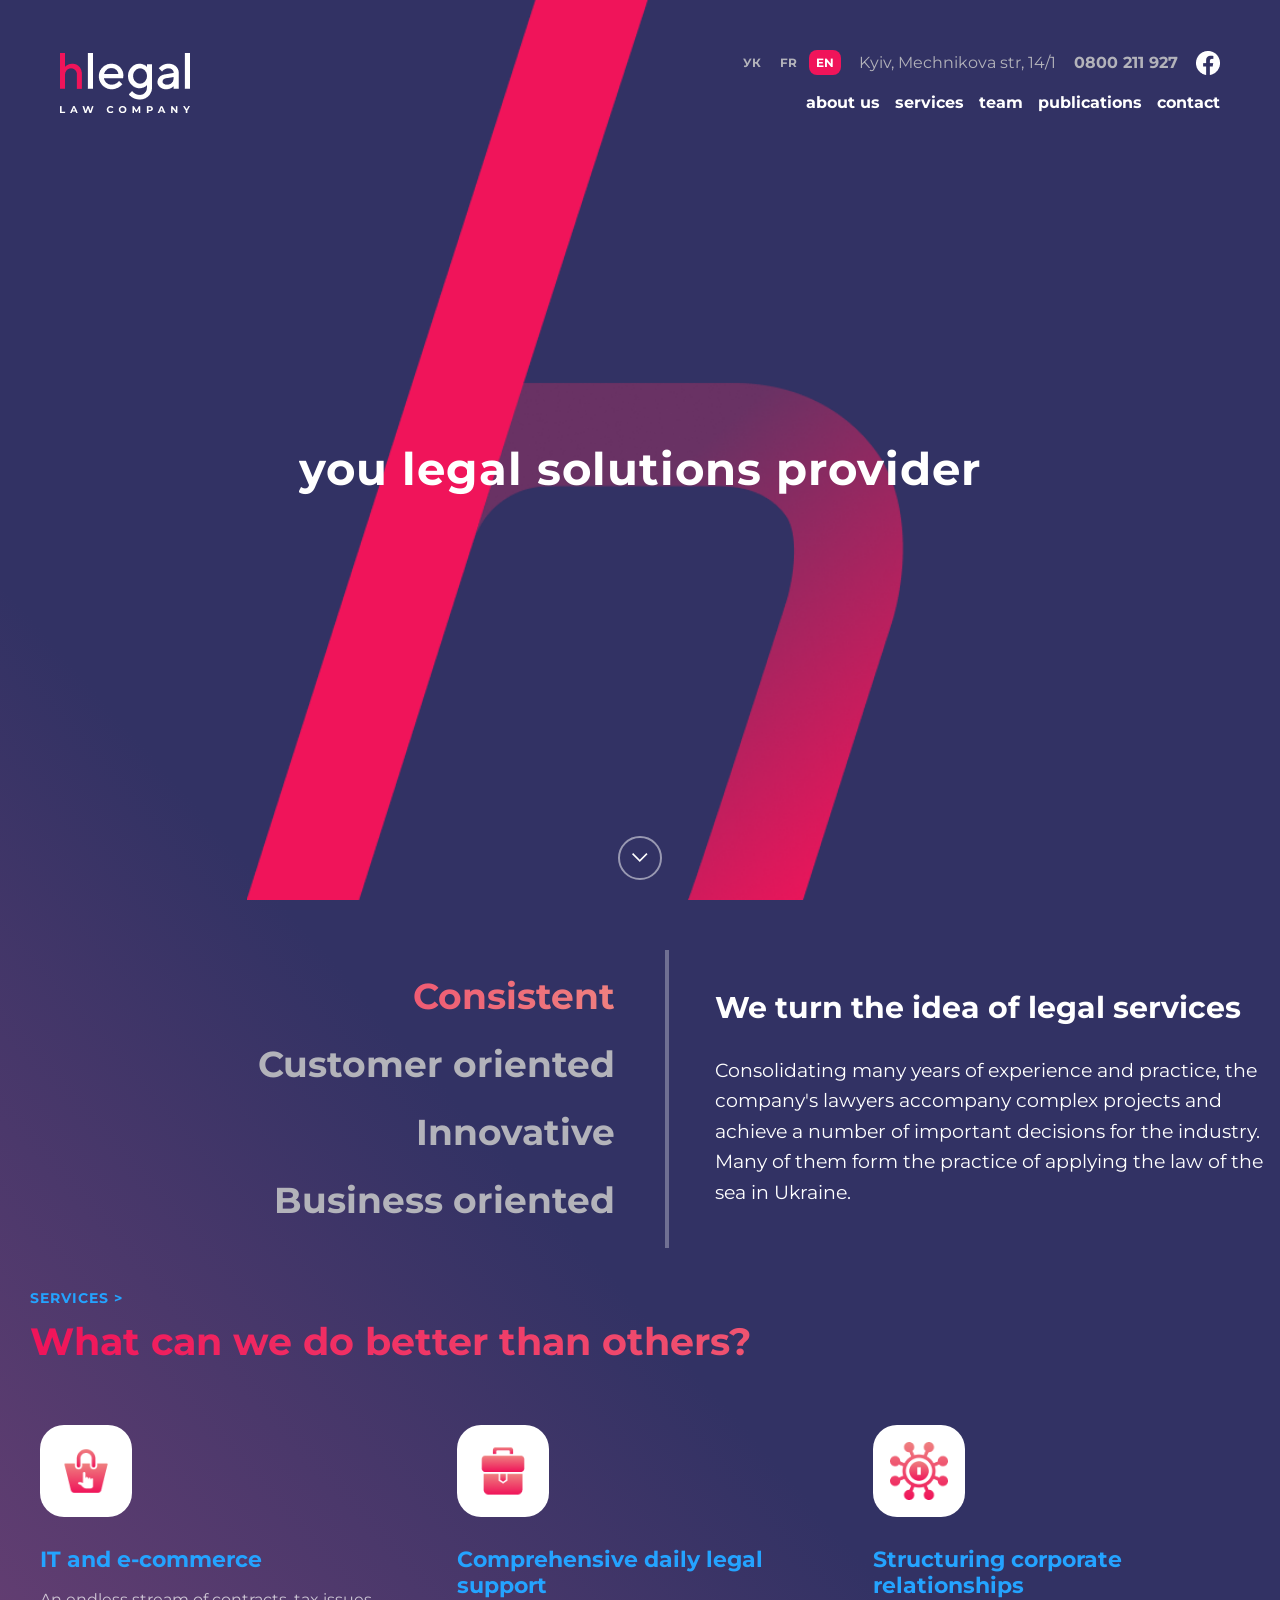
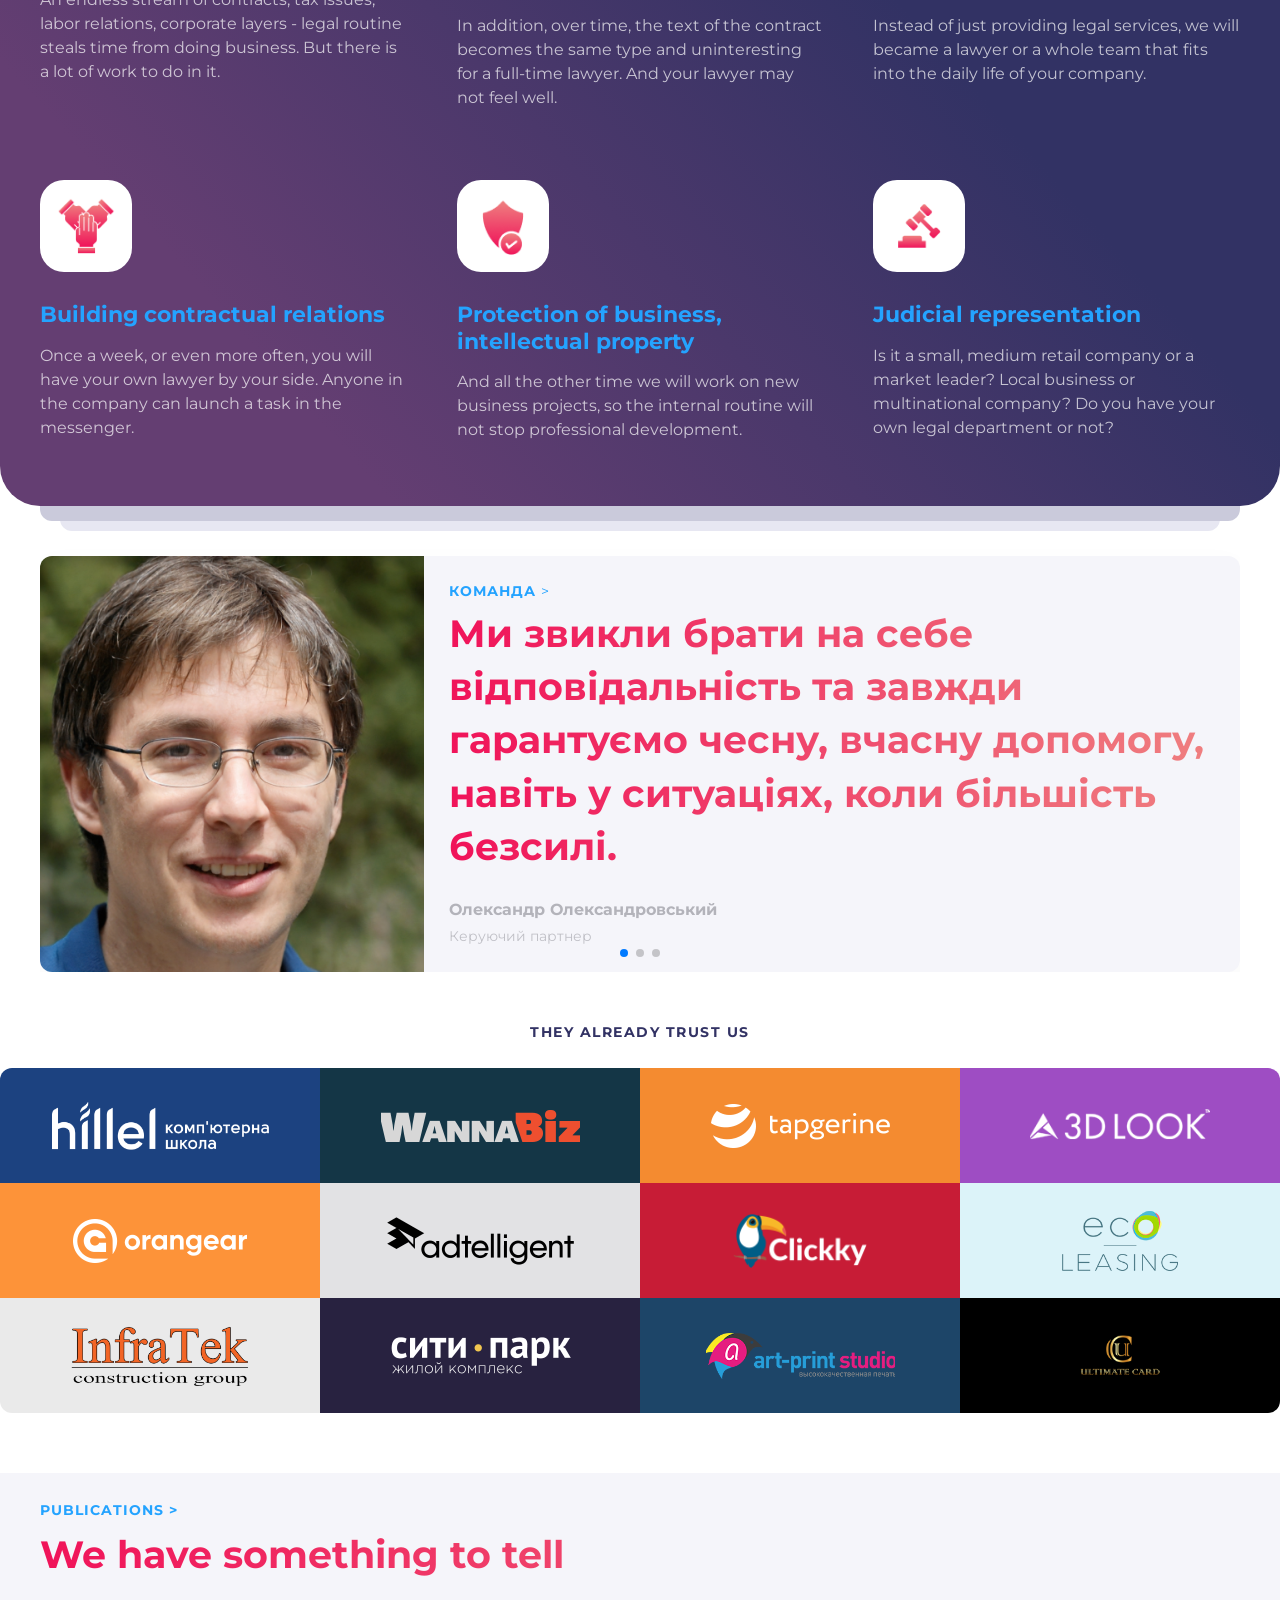
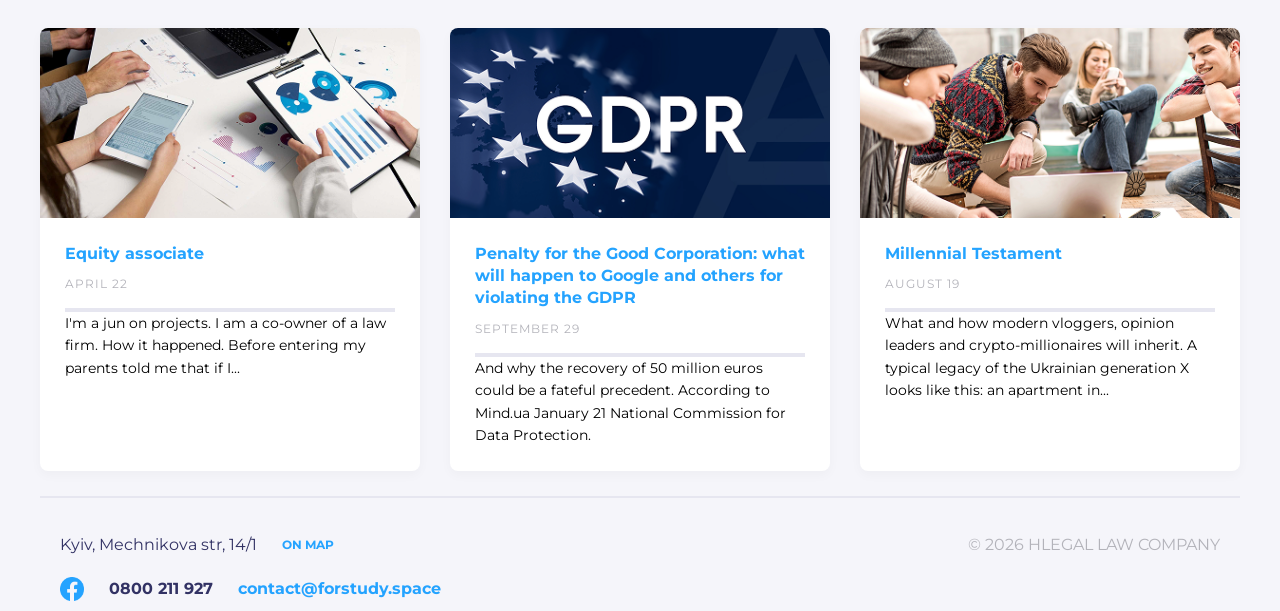
<file: index.html>
<!doctype html>
<html lang="en">
  <head>
    <meta charset="UTF-8" />
    <meta name="viewport" content="width=device-width, initial-scale=1.0" />

    <title>Homepage | hlegal</title>
    <link
      rel="stylesheet"
      href="https://cdn.jsdelivr.net/npm/swiper@11/swiper-bundle.min.css"
    />
    <link rel="stylesheet" href="scss/header.css" />
    <link rel="stylesheet" href="scss/footer.css" />
    <link rel="stylesheet" href="scss/home.css" />
  </head>

  <body>
    <div class="home">
      <div class="container">
        <header class="page-header">
          <div class="page-header__logo">
            <a href="index.html" class="page-header__logo-link">
              <img
                src="./images/home/Logo.png"
                alt="hlegal logo"
                class="page-header__logo-img"
              />
            </a>

            <!-- Бургер меню -->
            <div class="burger">
              <input type="checkbox" id="burger-checkbox" />

              <label class="burger__button" for="burger-checkbox">
                <span></span>
                <span></span>
                <span></span>
              </label>
            </div>
          </div>

          <div class="page-header__right">
            <div class="page-header__meta">
              <ul class="lang-switcher">
                <li class="lang-switcher__item">
                  <button type="button" class="lang-switcher__btn">УК</button>
                </li>

                <li class="lang-switcher__item">
                  <button type="button" class="lang-switcher__btn">FR</button>
                </li>

                <li class="lang-switcher__item">
                  <button
                    type="button"
                    class="lang-switcher__btn lang-switcher__btn--active"
                  >
                    EN
                  </button>
                </li>
              </ul>

              <div class="header-contacts">
                <a
                  href="https://www.google.com/maps/search/?api=1&query=Kyiv%2C+Mechnikova+str%2C+14%2F1"
                  target="_blank"
                  rel="noopener noreferrer"
                  class="header-contacts__address"
                >
                  Kyiv, Mechnikova str, 14/1
                </a>

                <a href="tel:0800211927" class="header-contacts__phone">
                  0800 211 927
                </a>

                <a
                  href="https://facebook.com"
                  class="header-contacts__fb"
                  target="_blank"
                  rel="noopener noreferrer"
                >
                  <img
                    src="./images/home/Facebook-Header-home.png"
                    alt="Facebook"
                    class="header-contacts__fb-icon"
                  />

                  <img
                    src="./images/about/Facebook-Hover.png"
                    alt="Facebook Hover"
                    class="header-contacts__fb-icon-hover"
                  />
                </a>
              </div>
            </div>

            <nav class="header-nav">
              <ul class="header-nav__list">
                <li class="header-nav__item">
                  <a href="about.html" class="header-nav__link"> about us </a>
                </li>

                <li class="header-nav__item">
                  <a href="services.html" class="header-nav__link">
                    services
                  </a>
                </li>

                <li class="header-nav__item">
                  <a href="team.html" class="header-nav__link"> team </a>
                </li>

                <li class="header-nav__item">
                  <a href="publications.html" class="header-nav__link">
                    publications
                  </a>
                </li>

                <li class="header-nav__item">
                  <a href="contacts.html" class="header-nav__link"> contact </a>
                </li>
              </ul>
            </nav>
          </div>
        </header>

        <main>
          <section class="hero">
            <div class="hero__bg-image-wrapper">
              <img
                src="./images/home/Symbol.png"
                alt=""
                class="hero__bg-image"
                aria-hidden="true"
              />
            </div>

            <h1 class="hero__headline">you legal solutions provider</h1>

            <a href="#services-tabs" class="hero__scroll-btn">
              <svg
                class="hero__scroll-icon"
                width="20"
                height="12"
                viewBox="0 0 20 12"
                fill="none"
                xmlns="http://www.w3.org/2000/svg"
              >
                <path
                  d="M0.707092 0.707031L9.70709 9.70703L18.7071 0.707031"
                  stroke="currentColor"
                  stroke-width="2"
                />
              </svg>
            </a>
          </section>

          <section class="services-tabs" id="services-tabs">
            <div class="container-medium">
              <div class="services-tabs__content">
                <ul class="services-tabs__menu">
                  <li class="services-tabs__menu-item">
                    <button
                      type="button"
                      class="services-tabs__tab services-tabs__tab--active"
                      data-tab="consistent"
                    >
                      Consistent
                    </button>
                  </li>
                  <li class="services-tabs__menu-item">
                    <button
                      type="button"
                      class="services-tabs__tab"
                      data-tab="customer"
                    >
                      Customer oriented
                    </button>
                  </li>
                  <li class="services-tabs__menu-item">
                    <button
                      type="button"
                      class="services-tabs__tab"
                      data-tab="innovative"
                    >
                      Innovative
                    </button>
                  </li>
                  <li class="services-tabs__menu-item">
                    <button
                      type="button"
                      class="services-tabs__tab"
                      data-tab="business"
                    >
                      Business oriented
                    </button>
                  </li>
                </ul>

                <div class="services-tabs__info">
                  <div
                    class="services-tabs__item services-tabs__item--active"
                    data-content="consistent"
                  >
                    <h3 class="services-tabs__title">
                      We turn the idea of legal services
                    </h3>
                    <p class="services-tabs__text">
                      Consolidating many years of experience and practice, the
                      company's lawyers accompany complex projects and achieve a
                      number of important decisions for the industry. Many of
                      them form the practice of applying the law of the sea in
                      Ukraine.
                    </p>
                  </div>

                  <div class="services-tabs__item" data-content="customer">
                    <h3 class="services-tabs__title">Customer oriented</h3>
                    <p class="services-tabs__text">Customer oriented</p>
                  </div>

                  <div class="services-tabs__item" data-content="innovative">
                    <h3 class="services-tabs__title">Innovative</h3>
                    <p class="services-tabs__text">Innovative</p>
                  </div>

                  <div class="services-tabs__item" data-content="business">
                    <h3 class="services-tabs__title">Business oriented</h3>
                    <p class="services-tabs__text">Business oriented</p>
                  </div>
                </div>
              </div>
            </div>
          </section>

          <section class="advantages-grid" id="advantages-grid">
            <div class="container-medium">
              <span class="advantages-grid__subtitle">
                Services&nbsp;<span>&gt;</span>
              </span>
              <h2 class="advantages-grid__title">
                What can we do better than others?
              </h2>

              <ul class="advantages-grid__wrapper">
                <li class="services-card">
                  <div class="services-card__icon-wrapper">
                    <img
                      src="./images/home/Ecommerce-1.png"
                      alt=""
                      class="services-card__icon"
                      aria-hidden="true"
                    />
                  </div>
                  <h3 class="services-card__title">IT and e-commerce</h3>
                  <p class="services-card__text">
                    An endless stream of contracts, tax issues, labor relations,
                    corporate layers - legal routine steals time from doing
                    business. But there is a lot of work to do in it.
                  </p>
                </li>

                <li class="services-card">
                  <div class="services-card__icon-wrapper">
                    <img
                      src="./images/home/Support-2.png"
                      alt=""
                      class="services-card__icon"
                      aria-hidden="true"
                    />
                  </div>
                  <h3 class="services-card__title">
                    Comprehensive daily legal support
                  </h3>
                  <p class="services-card__text">
                    In addition, over time, the text of the contract becomes the
                    same type and uninteresting for a full-time lawyer. And your
                    lawyer may not feel well.
                  </p>
                </li>

                <li class="services-card">
                  <div class="services-card__icon-wrapper">
                    <img
                      src="./images/home/Coprorate-3.png"
                      alt=""
                      class="services-card__icon"
                      aria-hidden="true"
                    />
                  </div>
                  <h3 class="services-card__title">
                    Structuring corporate relationships
                  </h3>
                  <p class="services-card__text">
                    Instead of just providing legal services, we will became a
                    lawyer or a whole team that fits into the daily life of your
                    company.
                  </p>
                </li>

                <li class="services-card">
                  <div class="services-card__icon-wrapper">
                    <img
                      src="./images/home/Trust-4.png"
                      alt=""
                      class="services-card__icon"
                      aria-hidden="true"
                    />
                  </div>
                  <h3 class="services-card__title">
                    Building contractual relations
                  </h3>
                  <p class="services-card__text">
                    Once a week, or even more often, you will have your own
                    lawyer by your side. Anyone in the company can launch a task
                    in the messenger.
                  </p>
                </li>

                <li class="services-card">
                  <div class="services-card__icon-wrapper">
                    <img
                      src="./images/home/Protection-5.png"
                      alt=""
                      class="services-card__icon"
                      aria-hidden="true"
                    />
                  </div>
                  <h3 class="services-card__title">
                    Protection of business, intellectual property
                  </h3>
                  <p class="services-card__text">
                    And all the other time we will work on new business
                    projects, so the internal routine will not stop professional
                    development.
                  </p>
                </li>

                <li class="services-card">
                  <div class="services-card__icon-wrapper">
                    <img
                      src="./images/home/Court-6.png"
                      alt=""
                      class="services-card__icon"
                      aria-hidden="true"
                    />
                  </div>
                  <h3 class="services-card__title">Judicial representation</h3>
                  <p class="services-card__text">
                    Is it a small, medium retail company or a market leader?
                    Local business or multinational company? Do you have your
                    own legal department or not?
                  </p>
                </li>
              </ul>
            </div>
          </section>
        </main>
      </div>

      <section class="reviews-block" id="reviews">
        <div class="container-medium">
          <div class="swiper reviews-block__slider">
            <div class="swiper-wrapper">
              <div class="swiper-slide review-card">
                <div class="review-card__image-container">
                  <img
                    src="./images/home/Sasha.png"
                    alt="Олександр Олександровський"
                    class="review-card__photo"
                  />
                </div>

                <div class="review-card__content">
                  <span class="review-card__category">
                    Команда&nbsp;<span
                      class="review-card__arrow"
                      aria-hidden="true"
                      >&gt;</span
                    >
                  </span>

                  <div class="review-card__text">
                    Ми звикли брати на себе відповідальність та завжди
                    гарантуємо чесну, вчасну допомогу, навіть у ситуаціях, коли
                    більшість безсилі.
                  </div>

                  <div class="review-card__meta">
                    <span class="review-card__author-name"
                      >Олександр Олександровський</span
                    >
                    <span class="review-card__author-role"
                      >Керуючий партнер</span
                    >
                  </div>
                </div>
              </div>

              <div class="swiper-slide review-card">
                <div class="review-card__image-container">
                  <img
                    src="./images/home/Oksana.png"
                    alt="Оксана Кобзар"
                    class="review-card__photo"
                  />
                </div>
                <div class="review-card__content">
                  <span class="review-card__category">
                    Команда&nbsp;<span
                      class="review-card__arrow"
                      aria-hidden="true"
                      >&gt;</span
                    >
                  </span>
                  <div class="review-card__text">
                    Ми звикли брати на себе відповідальність та завжди
                    гарантуємо чесну, вчасну допомогу, навіть у ситуаціях, коли
                    більшість безсилі.
                  </div>
                  <div class="review-card__meta">
                    <span class="review-card__author-name">Оксана Кобзар</span>
                    <span class="review-card__author-role"
                      >Партнер-співвласник, адвокат</span
                    >
                  </div>
                </div>
              </div>

              <div class="swiper-slide review-card">
                <div class="review-card__image-container">
                  <img
                    src="./images/home/Sergey.png"
                    alt="Сергій Бінн"
                    class="review-card__photo"
                  />
                </div>
                <div class="review-card__content">
                  <span class="review-card__category">
                    Команда&nbsp;<span
                      class="review-card__arrow"
                      aria-hidden="true"
                      >&gt;</span
                    >
                  </span>
                  <div class="review-card__text">
                    Ми звикли брати на себе відповідальність та завжди
                    гарантуємо чесну, вчасну допомогу, навіть у ситуаціях, коли
                    більшість безсилі.
                  </div>
                  <div class="review-card__meta">
                    <span class="review-card__author-name">Сергій Бінн</span>
                    <span class="review-card__author-role"
                      >Асоційований партнер</span
                    >
                  </div>
                </div>
              </div>
            </div>

            <div class="swiper-pagination reviews-block__pagination"></div>
          </div>
        </div>
      </section>

      <section class="brands-section">
        <div class="container-medium">
          <h3 class="brands-section__subtitle">They already trust us</h3>

          <div class="brands-grid">
            <a href="#" class="brand-item brand-item--hillel">
              <img
                src="./images/home/1-Hillel-Logo-OneLine-White-Uk.svg"
                alt="Hillel"
                class="brand-item__logo"
              />
            </a>
            <a href="#" class="brand-item brand-item--wannabiz">
              <img
                src="./images/home/2-image.svg"
                alt="WannaBiz"
                class="brand-item__logo"
              />
            </a>
            <a href="#" class="brand-item brand-item--tapgerine">
              <img
                src="./images/home/3-logo1.svg"
                alt="Tapgerine"
                class="brand-item__logo"
              />
            </a>
            <a href="#" class="brand-item brand-item--3dlook">
              <img
                src="./images/home/4-retina_2.svg"
                alt="3D Look"
                class="brand-item__logo"
              />
            </a>

            <a href="#" class="brand-item brand-item--orangear">
              <img
                src="./images/home/5-Frame6.svg"
                alt="Orangear"
                class="brand-item__logo"
              />
            </a>
            <a href="#" class="brand-item brand-item--adtelligent">
              <img
                src="./images/home/6-Frame7.svg"
                alt="Adtelligent"
                class="brand-item__logo"
              />
            </a>
            <a href="#" class="brand-item brand-item--clickky">
              <img
                src="./images/home/7-logo2.svg"
                alt="Clickky"
                class="brand-item__logo"
              />
            </a>
            <a href="#" class="brand-item brand-item--ecoleasing">
              <img
                src="./images/home/8-ecolease.svg"
                alt="Eco Leasing"
                class="brand-item__logo"
              />
            </a>

            <a href="#" class="brand-item brand-item--infratek">
              <img
                src="./images/home/9-image.svg"
                alt="InfraTek"
                class="brand-item__logo"
              />
            </a>
            <a href="#" class="brand-item brand-item--citypark">
              <img
                src="./images/home/10-icon-logo1.svg"
                alt="Сити Парк"
                class="brand-item__logo"
              />
            </a>
            <a href="#" class="brand-item brand-item--artprint">
              <img
                src="./images/home/11-logo.svg"
                alt="Art-Print Studio"
                class="brand-item__logo"
              />
            </a>
            <a href="#" class="brand-item brand-item--ultimate">
              <img
                src="./images/home/12-logoM.svg"
                alt="Ultimate Card"
                class="brand-item__logo"
              />
            </a>
          </div>
        </div>
      </section>

      <section class="publications-section" id="publications">
        <div class="container-medium">
          <a href="#" class="publications-section__subtitle"
            >Publications&nbsp;&gt;</a
          >
          <h2 class="publications-section__title">We have something to tell</h2>

          <div class="publications-grid">
            <article class="news-card">
              <div class="news-card__image-box">
                <img
                  src="./images/home/1-Cover.png"
                  alt="Equity associate"
                  class="news-card__img"
                />
              </div>
              <div class="news-card__content">
                <h3 class="news-card__title">
                  <a href="#">Equity associate</a>
                </h3>
                <span class="news-card__date">April 22</span>
                <p class="news-card__text">
                  I'm a jun on projects. I am a co-owner of a law firm. How it
                  happened. Before entering my parents told me that if I...
                </p>
              </div>
            </article>

            <article class="news-card">
              <div class="news-card__image-box">
                <img
                  src="./images/home/2-Cover.png"
                  alt="GDPR Penalty"
                  class="news-card__img"
                />
              </div>
              <div class="news-card__content">
                <h3 class="news-card__title">
                  <a href="#"
                    >Penalty for the Good Corporation: what will happen to
                    Google and others for violating the GDPR</a
                  >
                </h3>
                <span class="news-card__date">September 29</span>
                <p class="news-card__text">
                  And why the recovery of 50 million euros could be a fateful
                  precedent. According to Mind.ua January 21 National Commission
                  for Data Protection.
                </p>
              </div>
            </article>

            <article class="news-card">
              <div class="news-card__image-box">
                <img
                  src="./images/home/3-Cover.png"
                  alt="Millennial Testament"
                  class="news-card__img"
                />
              </div>
              <div class="news-card__content">
                <h3 class="news-card__title">
                  <a href="#">Millennial Testament</a>
                </h3>
                <span class="news-card__date">August 19</span>
                <p class="news-card__text">
                  What and how modern vloggers, opinion leaders and
                  crypto-millionaires will inherit. A typical legacy of the
                  Ukrainian generation X looks like this: an apartment in...
                </p>
              </div>
            </article>
          </div>
        </div>
      </section>
    </div>

    <footer class="footer">
      <div class="footer__top">
        <div class="footer__info">
          <div class="footer__address">
            <a
              href="https://google.com"
              target="_blank"
              rel="noopener noreferrer"
              class="footer__address-link"
            >
              Kyiv, Mechnikova str, 14/1
            </a>
            <a
              href="https://google.com"
              target="_blank"
              rel="noopener noreferrer"
              class="footer__map-link"
            >
              ON MAP
            </a>
          </div>

          <div class="footer__contacts">
            <a
              href="https://facebook.com"
              class="header-contacts__fb"
              target="_blank"
              rel="noopener noreferrer"
            >
              <img
                src="./images/about/Facebook-Footer.png"
                alt="Facebook"
                class="header-contacts__fb-icon"
              />
              <img
                src="./images/about/Facebook-Hover.png"
                alt="Facebook Hover"
                class="header-contacts__fb-icon-hover"
              />
            </a>

            <a href="tel:0800211927" class="footer__phone">0800 211 927</a>

            <a href="mailto:contact@forstudy.space" class="footer__email">
              contact@forstudy.space
            </a>
          </div>
        </div>

        <p class="footer__copyright">
          © <span id="currentYear">2026</span> HLEGAL LAW COMPANY
        </p>
      </div>
    </footer>

    <script src="https://cdn.jsdelivr.net/npm/swiper@11/swiper-bundle.min.js"></script>
    <script src="js/services-tabs.js"></script>
    <script src="js/main.js"></script>
    <script src="js/home.js"></script>
    <script src="js/lang-switcher.js"></script>
  </body>
</html>
</file>
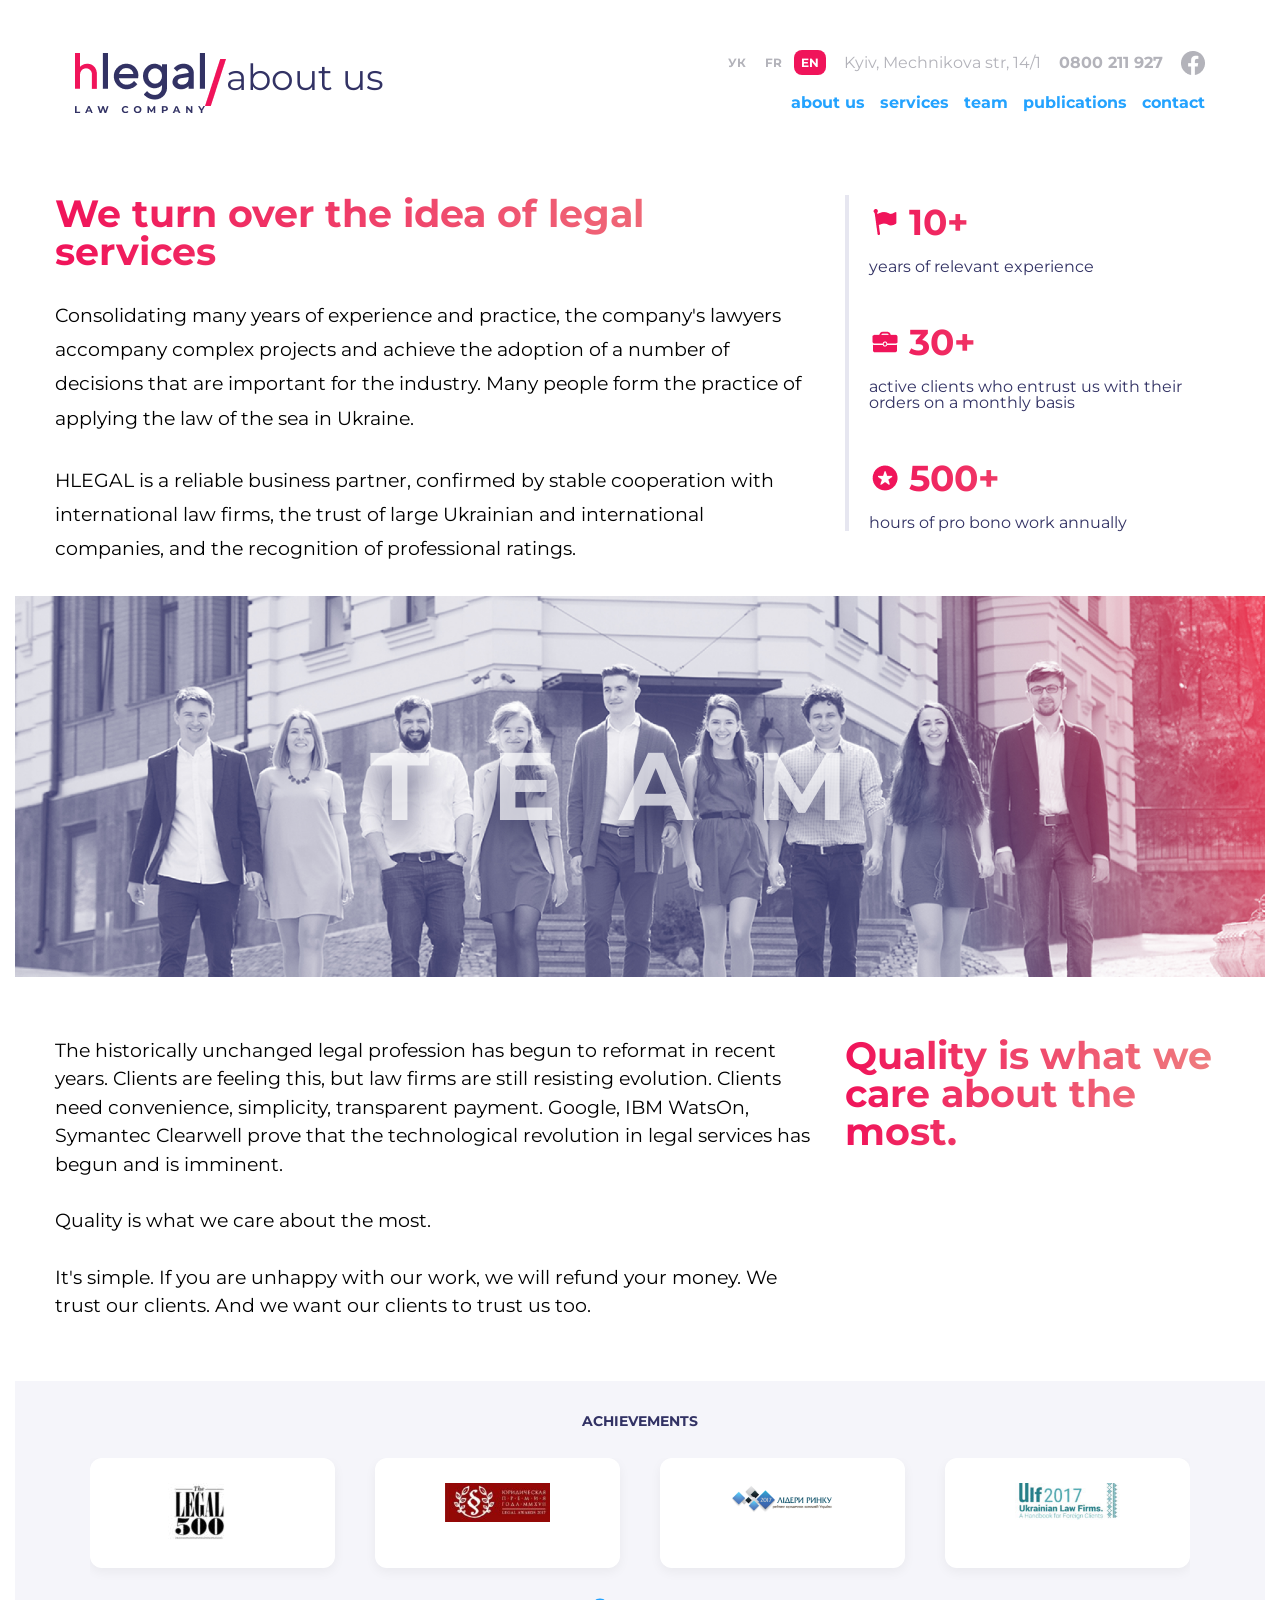
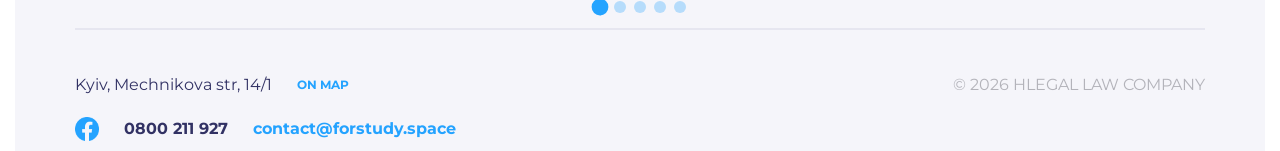
<file: about.html>
<!doctype html>
<html lang="en">
  <head>
    <meta charset="UTF-8" />
    <meta name="viewport" content="width=device-width, initial-scale=1.0" />
    <title>About Us | hlegal</title>
    <link rel="stylesheet" href="scss/about.css" />
    <link rel="stylesheet" href="scss/header.css" />
    <link rel="stylesheet" href="scss/footer.css" />
    <link
      rel="stylesheet"
      href="https://cdn.jsdelivr.net/npm/swiper@11/swiper-bundle.min.css"
    />
  </head>

  <body>
    <div class="container">
      <header class="page-header">
        <div class="page-header__logo">
          <a href="index.html" class="page-header__logo-link">
            <img
              src="./images/about/Logo.png"
              alt="hlegal logo"
              class="page-header__logo-img"
            />
          </a>

          <a href="index.html" class="page-header__logo-link-second">
            <img src="./images/about/Slash.png" alt="slash spacer" />
          </a>

          <span class="page-header__logo-title">about us</span>

          <!-- Бургер меню -->
          <div class="burger">
            <input type="checkbox" id="burger-checkbox" />

            <label class="burger__button" for="burger-checkbox">
              <span></span>
              <span></span>
              <span></span>
            </label>
          </div>
        </div>

        <div class="page-header__right">
          <div class="page-header__meta">
            <ul class="lang-switcher">
              <li class="lang-switcher__item">
                <button type="button" class="lang-switcher__btn">УК</button>
              </li>

              <li class="lang-switcher__item">
                <button type="button" class="lang-switcher__btn">FR</button>
              </li>

              <li class="lang-switcher__item">
                <button
                  type="button"
                  class="lang-switcher__btn lang-switcher__btn--active"
                >
                  EN
                </button>
              </li>
            </ul>

            <div class="header-contacts">
              <a
                href="https://www.google.com/maps/search/?api=1&query=Kyiv%2C+Mechnikova+str%2C+14%2F1"
                target="_blank"
                rel="noopener noreferrer"
                class="header-contacts__address"
              >
                Kyiv, Mechnikova str, 14/1
              </a>

              <a href="tel:0800211927" class="header-contacts__phone">
                0800 211 927
              </a>

              <a
                href="https://facebook.com"
                class="header-contacts__fb"
                target="_blank"
                rel="noopener noreferrer"
              >
                <img
                  src="./images/about/Facebook.png"
                  alt="Facebook"
                  class="header-contacts__fb-icon"
                />

                <img
                  src="./images/about/Facebook-Hover.png"
                  alt="Facebook Hover"
                  class="header-contacts__fb-icon-hover"
                />
              </a>
            </div>
          </div>
          <nav class="header-nav">
            <ul class="header-nav__list">
              <li class="header-nav__item">
                <a href="about.html" class="header-nav__link"> about us </a>
              </li>

              <li class="header-nav__item">
                <a href="services.html" class="header-nav__link"> services </a>
              </li>

              <li class="header-nav__item">
                <a href="team.html" class="header-nav__link"> team </a>
              </li>

              <li class="header-nav__item">
                <a href="publications.html" class="header-nav__link">
                  publications
                </a>
              </li>

              <li class="header-nav__item">
                <a href="contacts.html" class="header-nav__link"> contact </a>
              </li>
            </ul>
          </nav>
        </div>
      </header>
      <main>
        <section class="about">
          <div class="container-medium">
            <div class="about__content">
              <h1 class="about__title">
                We turn over the idea of legal services
              </h1>
              <p class="about__text">
                Consolidating many years of experience and practice, the
                company's lawyers accompany complex projects and achieve the
                adoption of a number of decisions that are important for the
                industry. Many people form the practice of applying the law of
                the sea in Ukraine.
              </p>
              <p class="about__text">
                HLEGAL is a reliable business partner, confirmed by stable
                cooperation with international law firms, the trust of large
                Ukrainian and international companies, and the recognition of
                professional ratings.
              </p>
            </div>

            <div class="about__statistics">
              <div class="about__stat">
                <div class="about__stat-number">
                  <img src="./images/about/Experience.png" alt="icon" />
                  <span>10+</span>
                </div>

                <p class="about__stat-text">years of relevant experience</p>
              </div>

              <div class="about__stat">
                <div class="about__stat-number">
                  <img src="./images/about/Clients.png" alt="icon" />
                  <span>30+</span>
                </div>

                <p class="about__stat-text">
                  active clients who entrust us with their orders on a monthly
                  basis
                </p>
              </div>

              <div class="about__stat">
                <div class="about__stat-number">
                  <img src="./images/about/Probono.png" alt="icon" />
                  <span>500+</span>
                </div>

                <p class="about__stat-text">hours of pro bono work annually</p>
              </div>
            </div>
          </div>
        </section>

        <section class="team-photo">
          <img
            src="./images/about/Team.jpg"
            alt="Наша команда"
            class="team-photo__image"
          />
          <h2 class="team-photo__title">team</h2>
        </section>

        <section class="quality">
          <div class="container-medium">
            <div class="quality__content">
              <p class="quality__text">
                The historically unchanged legal profession has begun to
                reformat in recent years. Clients are feeling this, but law
                firms are still resisting evolution. Clients need convenience,
                simplicity, transparent payment. Google, IBM WatsOn, Symantec
                Clearwell prove that the technological revolution in legal
                services has begun and is imminent.
              </p>
              <p class="quality__text quality__text--accent">
                Quality is what we care about the most.
              </p>
              <p class="quality__text">
                It's simple. If you are unhappy with our work, we will refund
                your money. We trust our clients. And we want our clients to
                trust us too.
              </p>
            </div>

            <div class="quality__content">
              <h3 class="quality__title">
                Quality is what we care about the most.
              </h3>
            </div>
          </div>
        </section>

        <section class="team-slider">
          <div class="container-medium">
            <h3 class="team-slider__title">achievements</h3>

            <div class="swiper teamSwiper">
              <div class="swiper-wrapper">
                <div class="swiper-slide team-slide">
                  <img
                    src="./images/about/Achievment-1.png"
                    loading="lazy"
                    alt="Partner 1"
                    class="team-slide__img"
                  />
                </div>
                <div class="swiper-slide team-slide">
                  <img
                    src="./images/about/Achievment-2.png"
                    loading="lazy"
                    alt="Partner 2"
                    class="team-slide__img"
                  />
                </div>
                <div class="swiper-slide team-slide">
                  <img
                    src="./images/about/Achievment-3.png"
                    loading="lazy"
                    alt="Partner 3"
                    class="team-slide__img"
                  />
                </div>
                <div class="swiper-slide team-slide">
                  <img
                    src="./images/about/Achievment-4.png"
                    loading="lazy"
                    alt="Partner 4"
                    class="team-slide__img"
                  />
                </div>
                <div class="swiper-slide team-slide">
                  <img
                    src="./images/about/Achievment-1.png"
                    loading="lazy"
                    alt="Partner 1"
                    class="team-slide__img"
                  />
                </div>
                <div class="swiper-slide team-slide">
                  <img
                    src="./images/about/Achievment-2.png"
                    loading="lazy"
                    alt="Partner 2"
                    class="team-slide__img"
                  />
                </div>
                <div class="swiper-slide team-slide">
                  <img
                    src="./images/about/Achievment-3.png"
                    loading="lazy"
                    alt="Partner 3"
                    class="team-slide__img"
                  />
                </div>
                <div class="swiper-slide team-slide">
                  <img
                    src="./images/about/Achievment-4.png"
                    loading="lazy"
                    alt="Partner 4"
                    class="team-slide__img"
                  />
                </div>
              </div>
              <div class="swiper-pagination"></div>
            </div>
          </div>
        </section>
      </main>

      <footer class="footer">
        <div class="footer__top">
          <div class="footer__info">
            <div class="footer__address">
              <a
                href="https://google.com"
                target="_blank"
                rel="noopener noreferrer"
                class="footer__address-link"
              >
                Kyiv, Mechnikova str, 14/1
              </a>
              <a
                href="https://google.com"
                target="_blank"
                rel="noopener noreferrer"
                class="footer__map-link"
              >
                ON MAP
              </a>
            </div>

            <div class="footer__contacts">
              <a
                href="https://facebook.com"
                class="header-contacts__fb"
                target="_blank"
                rel="noopener noreferrer"
              >
                <img
                  src="./images/about/Facebook-Footer.png"
                  alt="Facebook"
                  class="header-contacts__fb-icon"
                />
                <img
                  src="./images/about/Facebook-Hover.png"
                  alt="Facebook Hover"
                  class="header-contacts__fb-icon-hover"
                />
              </a>

              <a href="tel:0800211927" class="footer__phone">0800 211 927</a>

              <a href="mailto:contact@forstudy.space" class="footer__email">
                contact@forstudy.space
              </a>
            </div>
          </div>
          <p class="footer__copyright">
            © <span id="currentYear">2026</span> HLEGAL LAW COMPANY
          </p>
        </div>
      </footer>
    </div>
    <script src="https://cdn.jsdelivr.net/npm/swiper@11/swiper-bundle.min.js"></script>
    <script src="js/slider.js"></script>
    <script src="js/main.js"></script>
    <script src="js/lang-switcher.js"></script>
  </body>
</html>
</file>
<file: scss/header.css>
@charset "UTF-8";
/* =========================================================
КОЛІРНІ ЗМІННІ 
   ========================================================= */
/* =========================================================
   ЛОКАЛЬНЕ ПІДКЛЮЧЕННЯ ШРИФТІВ
   ========================================================= */
@font-face {
  font-family: "Montserrat";
  src: url("../fonts/Montserrat-Regular.woff2") format("woff2"), url("../fonts/Montserrat-Regular.woff") format("woff");
  font-weight: 400;
  font-style: normal;
  font-display: swap;
}
@font-face {
  font-family: "Montserrat";
  src: url("../fonts/Montserrat-Bold.woff2") format("woff2"), url("../fonts/Montserrat-Bold.woff") format("woff");
  font-weight: 700;
  font-style: normal;
  font-display: swap;
}
/* =========================================================
 GLOBAL BASE SETTINGS 
   ========================================================= */
*,
*::before,
*::after {
  box-sizing: border-box;
  margin: 0;
  padding: 0;
}

html {
  scroll-behavior: smooth;
  height: 100%;
}

body {
  font-family: "Montserrat", sans-serif;
  font-size: 16px;
  line-height: 1.5;
  color: #ffffff;
  background-color: #ffffff;
  min-height: 100%;
}

a {
  color: inherit;
  text-decoration: none;
}

ul,
ol {
  list-style: none;
}

img {
  max-width: 100%;
  height: auto;
  display: block;
}

button {
  font-family: inherit;
  cursor: pointer;
}

/* =========================================================
   PAGE HEADER 
   ========================================================= */
.page-header {
  width: 100%;
  max-width: 1920px;
  margin: 0 auto;
  padding: 30px 30px;
  display: grid;
  grid-template-columns: auto 1fr;
  gap: 20px;
}
.page-header__logo {
  display: flex;
  align-items: center;
}
.page-header__logo-link {
  display: block;
}
.page-header__logo-title {
  font-weight: 400;
  font-size: 36px;
  line-height: 1;
  color: #323264;
  transform: translateY(-6px);
}
.page-header__right {
  display: grid;
  grid-template-rows: auto auto;
  justify-items: end;
  gap: 16px;
}
.page-header__meta {
  display: flex;
  align-items: center;
  gap: 18px;
}

/* =========================================================
   LANGUAGE SWITCHER 
   ========================================================= */
.lang-switcher {
  display: flex;
  align-items: center;
  gap: 5px;
}
.lang-switcher__btn {
  padding: 5px 7px;
  font-weight: 700;
  font-size: 12px;
  color: #b3b3ba;
  background: transparent;
  border: none;
  transition: color 0.3s ease, background-color 0.3s ease;
}
.lang-switcher__btn:hover, .lang-switcher__btn--active {
  color: #ffffff;
  background-color: #f0145a;
  border-radius: 8px;
}

/* =========================================================
   HEADER CONTACTS 
   ========================================================= */
.header-contacts {
  display: flex;
  align-items: center;
  gap: 18px;
}
.header-contacts__address {
  font-weight: 400;
  font-size: 16px;
  text-align: right;
  color: #b3b3ba;
  transition: color 0.3s ease;
}
.header-contacts__address:hover {
  color: #f0145a;
}
.header-contacts__phone {
  font-weight: 700;
  font-size: 16px;
  text-align: right;
  color: #b3b3ba;
  transition: color 0.3s ease;
}
.header-contacts__phone:hover {
  color: #f0145a;
}
.header-contacts__fb {
  display: flex;
  align-items: center;
  transition: transform 0.2s ease;
}
.header-contacts__fb-icon {
  display: block;
}
.header-contacts__fb-icon-hover {
  display: none;
}
.header-contacts__fb:hover {
  transform: scale(1.1);
}
.header-contacts__fb:hover .header-contacts__fb-icon {
  display: none;
}
.header-contacts__fb:hover .header-contacts__fb-icon-hover {
  display: block;
}

/* =========================================================
   HEADER NAVIGATION 
   ========================================================= */
.header-nav__list {
  display: flex;
  align-items: center;
  gap: 15px;
}
.header-nav__link {
  font-weight: 700;
  font-size: 16px;
  color: #24a3ff;
  border-bottom: 3px solid transparent;
  transition: color 0.3s ease, border-color 0.3s ease;
}
.header-nav__link:hover {
  color: #f0145a;
  border-bottom-color: #f0145a;
}

.burger input {
  display: none;
}

@media (max-width: 1440px) {
  .page-header {
    max-width: 1440px;
    padding: 50px 60px;
  }
}
@media (max-width: 1024px) {
  .page-header {
    max-width: 1024px;
    padding: 50px 10px;
  }
}
@media (max-width: 768px) {
  .page-header {
    max-width: 768px;
    padding: 30px 30px;
    grid-template-columns: 1fr;
    gap: 20px;
  }
  .page-header__right {
    display: contents;
  }
  .page-header__meta {
    grid-row: 1;
    justify-content: flex-start;
  }
  .page-header__logo {
    grid-row: 2;
    justify-self: start;
  }
  .header-nav {
    grid-row: 3;
  }
  .header-nav__list {
    justify-content: flex-start;
    gap: 15px;
  }
}
@media (max-width: 375px) {
  .page-header {
    width: 100%;
    padding: 0;
    margin: 0;
    position: absolute;
    top: 0;
    left: 0;
    z-index: 10;
    grid-template-columns: 1fr;
    gap: 0;
  }
  .page-header__right {
    display: contents;
  }
  .page-header__meta {
    width: 100%;
    padding: 10px 15px;
    justify-content: space-between;
    background-color: #f5f5fa;
  }
  .page-header__logo {
    width: 100%;
    padding: 15px;
    justify-content: flex-start;
    gap: 5px;
  }
  .page-header__logo-img {
    width: 65px;
    height: auto;
  }
  .page-header__logo-title {
    font-size: 20px;
  }
  .page-header__logo-link-second img {
    width: 10px;
    height: auto;
  }
  .header-contacts__address, .header-contacts__fb {
    display: none;
  }
  .burger {
    display: block;
    margin-left: auto;
  }
  .burger__button {
    position: relative;
    width: 30px;
    height: 30px;
    display: flex;
    align-items: center;
    justify-content: center;
    cursor: pointer;
  }
  .burger__button span {
    position: absolute;
    width: 100%;
    height: 2px;
    background-color: #323264;
    transition: transform 0.3s ease, background-color 0.3s ease, opacity 0.3s ease;
  }
  .burger__button span:nth-child(1) {
    transform: translateY(-7px);
  }
  .burger__button span:nth-child(2) {
    transform: translateY(0);
  }
  .burger__button span:nth-child(3) {
    transform: translateY(7px);
  }
  .burger input {
    display: none;
  }
  .header-nav {
    display: none;
    position: fixed;
    top: 0;
    left: 0;
    width: 100%;
    height: 100vh;
    background-color: rgba(50, 50, 100, 0.8);
    z-index: 999;
    padding: 100px 15px 15px;
  }
  .header-nav__list {
    width: 100%;
    display: flex;
    flex-direction: column;
    gap: 15px;
  }
  .header-nav__item {
    width: 100%;
  }
  .header-nav__link {
    display: block;
    width: 100%;
    padding: 15px;
    text-align: center;
    font-weight: 700;
    font-size: 16px;
    color: #24a3ff;
    background-color: #f5f5fa;
    border-radius: 12px;
    transition: background-color 0.2s ease, color 0.2s ease;
  }
  .header-nav__link:hover {
    background-color: rgba(36, 163, 255, 0.1);
  }
  .header-nav__link--active {
    color: #f0145a;
  }
  .page-header:has(#burger-checkbox:checked) .burger__button {
    position: relative;
    z-index: 1001;
  }
  .page-header:has(#burger-checkbox:checked) .burger__button span {
    background-color: #f0145a;
  }
  .page-header:has(#burger-checkbox:checked) .burger__button span:nth-child(1) {
    transform: rotate(45deg);
  }
  .page-header:has(#burger-checkbox:checked) .burger__button span:nth-child(2) {
    opacity: 0;
  }
  .page-header:has(#burger-checkbox:checked) .burger__button span:nth-child(3) {
    transform: rotate(-45deg);
  }
  .page-header:has(#burger-checkbox:checked) .header-nav {
    display: flex;
  }
}/*# sourceMappingURL=header.css.map */
</file>
<file: scss/footer.css>
@charset "UTF-8";
/* =========================================================
КОЛІРНІ ЗМІННІ 
   ========================================================= */
/* =========================================================
   ЛОКАЛЬНЕ ПІДКЛЮЧЕННЯ ШРИФТІВ
   ========================================================= */
@font-face {
  font-family: "Montserrat";
  src: url("../fonts/Montserrat-Regular.woff2") format("woff2"), url("../fonts/Montserrat-Regular.woff") format("woff");
  font-weight: 400;
  font-style: normal;
  font-display: swap;
}
@font-face {
  font-family: "Montserrat";
  src: url("../fonts/Montserrat-Bold.woff2") format("woff2"), url("../fonts/Montserrat-Bold.woff") format("woff");
  font-weight: 700;
  font-style: normal;
  font-display: swap;
}
/* =========================================================
 GLOBAL BASE SETTINGS 
   ========================================================= */
*,
*::before,
*::after {
  box-sizing: border-box;
  margin: 0;
  padding: 0;
}

html {
  scroll-behavior: smooth;
  height: 100%;
}

body {
  font-family: "Montserrat", sans-serif;
  font-size: 16px;
  line-height: 1.5;
  color: #ffffff;
  background-color: #ffffff;
  min-height: 100%;
}

a {
  color: inherit;
  text-decoration: none;
}

ul,
ol {
  list-style: none;
}

img {
  max-width: 100%;
  height: auto;
  display: block;
}

button {
  font-family: inherit;
  cursor: pointer;
}

/* =========================================================
   PAGE FOOTER 
   ========================================================= */
.footer {
  width: 100%;
  max-width: 1920px;
  margin: 0 auto;
  padding: 30px 30px;
  background-color: #f5f5fa;
}
.footer__top {
  display: grid;
  grid-template-columns: 1fr auto;
  gap: 30px;
  align-items: start;
}
.footer__info {
  display: grid;
  gap: 20px;
}
.footer {
  /* =========================================================
     ADDRESS
     ========================================================= */
}
.footer__address {
  display: grid;
  grid-template-columns: repeat(2, auto);
  gap: 25px;
  align-items: center;
  justify-content: start;
}
.footer__address-link {
  font-size: 16px;
  font-weight: 400;
  color: #323264;
}
.footer {
  /* =========================================================
     MAP LINK
     ========================================================= */
}
.footer__map-link {
  font-size: 12px;
  font-weight: 700;
  color: #24a3ff;
}
.footer {
  /* =========================================================
     CONTACTS
     ========================================================= */
}
.footer__contacts {
  display: grid;
  grid-template-columns: repeat(3, auto);
  gap: 25px;
  align-items: center;
  justify-content: start;
}
.footer__contacts .header-contacts__fb {
  width: 24px;
  height: 24px;
  display: flex;
  align-items: center;
  transition: transform 0.2s ease;
}
.footer__contacts .header-contacts__fb img {
  width: 100%;
  height: 100%;
  display: block;
  object-fit: contain;
}
.footer__contacts .header-contacts__fb .header-contacts__fb-icon-hover {
  display: none;
}
.footer__contacts .header-contacts__fb:hover {
  transform: scale(1.1);
}
.footer__contacts .header-contacts__fb:hover .header-contacts__fb-icon {
  display: none;
}
.footer__contacts .header-contacts__fb:hover .header-contacts__fb-icon-hover {
  display: block;
}
.footer {
  /* =========================================================
     PHONE
     ========================================================= */
}
.footer__phone {
  font-size: 16px;
  font-weight: 700;
  color: #323264;
  transition: color 0.3s ease;
}
.footer__phone:hover {
  color: #f0145a;
}
.footer {
  /* =========================================================
     EMAIL
     ========================================================= */
}
.footer__email {
  font-size: 16px;
  font-weight: 700;
  color: #24a3ff;
  transition: color 0.3s ease;
}
.footer__email:hover {
  color: #f0145a;
}
.footer {
  /* =========================================================
     COPYRIGHT
     ========================================================= */
}
.footer__copyright {
  font-size: 16px;
  font-weight: 400;
  color: #b3b3ba;
  text-align: right;
}

@media (max-width: 1440px) {
  .footer {
    max-width: 1440px;
    padding: 10px 60px;
  }
}
@media (max-width: 1024px) {
  .footer {
    max-width: 1024px;
    padding: 50px 10px;
  }
}
@media (max-width: 768px) {
  .footer {
    max-width: 768px;
    padding: 10px 60px;
  }
  .footer__top {
    max-width: 400px;
    margin: 0 auto;
    grid-template-columns: 1fr;
    gap: 20px;
    justify-items: start;
  }
  .footer__info {
    justify-items: start;
  }
  .footer__address {
    justify-content: start;
    text-align: left;
  }
  .footer__contacts {
    grid-template-columns: repeat(3, auto);
    justify-content: start;
    justify-items: start;
    gap: 25px;
  }
  .footer__copyright {
    text-align: left;
  }
}
@media (max-width: 375px) {
  .footer {
    max-width: 375px;
    padding: 30px 15px;
  }
  .footer__top {
    width: 315px;
    max-width: 100%;
    margin: 0 auto;
    display: grid;
    grid-template-columns: 1fr;
    gap: 30px;
    justify-items: center;
  }
  .footer__info {
    width: 100%;
    gap: 20px;
    justify-items: center;
  }
  .footer__address {
    width: 100%;
    grid-template-columns: 1fr;
    gap: 10px;
    justify-items: center;
    text-align: center;
  }
  .footer__contacts {
    width: 100%;
    grid-template-columns: 1fr;
    gap: 15px;
    justify-items: center;
  }
  .footer__copyright {
    width: 100%;
    text-align: center;
  }
}/*# sourceMappingURL=footer.css.map */
</file>
<file: scss/home.css>
@charset "UTF-8";
/* =========================================================
КОЛІРНІ ЗМІННІ 
   ========================================================= */
/* =========================================================
   ЛОКАЛЬНЕ ПІДКЛЮЧЕННЯ ШРИФТІВ
   ========================================================= */
@font-face {
  font-family: "Montserrat";
  src: url("../fonts/Montserrat-Regular.woff2") format("woff2"), url("../fonts/Montserrat-Regular.woff") format("woff");
  font-weight: 400;
  font-style: normal;
  font-display: swap;
}
@font-face {
  font-family: "Montserrat";
  src: url("../fonts/Montserrat-Bold.woff2") format("woff2"), url("../fonts/Montserrat-Bold.woff") format("woff");
  font-weight: 700;
  font-style: normal;
  font-display: swap;
}
/* =========================================================
 GLOBAL BASE SETTINGS 
   ========================================================= */
*,
*::before,
*::after {
  box-sizing: border-box;
  margin: 0;
  padding: 0;
}

html {
  scroll-behavior: smooth;
  height: 100%;
}

body {
  font-family: "Montserrat", sans-serif;
  font-size: 16px;
  line-height: 1.5;
  color: #ffffff;
  background-color: #ffffff;
  min-height: 100%;
}

a {
  color: inherit;
  text-decoration: none;
}

ul,
ol {
  list-style: none;
}

img {
  max-width: 100%;
  height: auto;
  display: block;
}

button {
  font-family: inherit;
  cursor: pointer;
}

/* =========================================================
   LAYOUT CONTAINERS
   ========================================================= */
.container-medium, .container {
  width: 100%;
  margin: 0 auto;
}

.container {
  max-width: 1920px;
}

.container-medium {
  max-width: 1600px;
}

main {
  background: linear-gradient(228.57deg, #323264 11.93%, #323264 57.17%, #643e72 87.46%);
  position: relative;
  overflow: visible;
  border-bottom-left-radius: 40px;
  border-bottom-right-radius: 40px;
  padding-bottom: 4px;
}
main::before {
  content: "";
  position: absolute;
  height: 20px;
  z-index: -1;
  width: 100%;
  max-width: 1600px;
  left: 50%;
  transform: translateX(-50%);
  bottom: -15px;
  background-color: rgb(202, 202, 219);
  border-bottom-left-radius: 12px;
  border-bottom-right-radius: 12px;
}
main::after {
  content: "";
  position: absolute;
  height: 20px;
  z-index: -2;
  width: 100%;
  max-width: 1560px;
  left: 50%;
  transform: translateX(-50%);
  bottom: -25px;
  background-color: rgb(231, 231, 242);
  border-bottom-left-radius: 12px;
  border-bottom-right-radius: 12px;
}

@media (max-width: 1440px) {
  main::before {
    max-width: 1200px;
  }
  main::after {
    max-width: 1160px;
  }
}
@media (max-width: 1024px) {
  main::before {
    max-width: 904px;
  }
  main::after {
    max-width: 864px;
  }
}
@media (max-width: 768px) {
  main::before {
    max-width: 648px;
  }
  main::after {
    max-width: 608px;
  }
}
@media (max-width: 375px) {
  main::before {
    max-width: 315px;
  }
  main::after {
    max-width: 275px;
  }
}
/* =========================================================
   HEADER
   ========================================================= */
.page-header {
  position: absolute;
  top: 0;
  left: 0;
  z-index: 10;
  background: transparent;
  color: #ffffff;
}
.page-header__logo-title {
  color: #ffffff;
}
.page-header .header-nav__link {
  color: #ffffff;
}

@media (max-width: 375px) {
  .page-header {
    width: 100%;
    padding: 0;
  }
  .page-header__logo {
    width: 100%;
    display: flex;
    align-items: center;
  }
  .page-header .header-nav {
    position: fixed;
    inset: 0;
    width: 100%;
    height: 100vh;
    display: flex;
    align-items: center;
    justify-content: center;
    background-color: rgba(50, 50, 100, 0.8);
    z-index: 999;
    opacity: 0;
    visibility: hidden;
    transition: opacity 0.4s ease, visibility 0.4s ease;
  }
  .page-header .header-nav__list {
    width: calc(100% - 30px);
    max-width: 345px;
    display: flex;
    flex-direction: column;
    gap: 15px;
    background-color: #ffffff;
    padding: 30px 15px;
    border-radius: 20px;
    transform: translateY(100%);
    transition: transform 0.4s ease;
  }
  .page-header .header-nav__item {
    width: 100%;
  }
  .page-header .header-nav__link {
    display: block;
    width: 100%;
    padding: 15px;
    text-align: center;
    font-weight: 700;
    font-size: 16px;
    color: #24a3ff;
    background-color: #f5f5fa;
    border-radius: 12px;
    transition: background-color 0.2s ease, color 0.2s ease;
  }
  .page-header .header-nav__link:hover {
    background-color: rgba(36, 163, 255, 0.1);
  }
  .page-header .header-nav__link--active {
    color: #f0145a;
  }
  .burger {
    display: block;
    margin-left: auto;
  }
  .burger__button {
    position: relative;
    width: 30px;
    height: 30px;
    display: flex;
    align-items: center;
    justify-content: center;
    cursor: pointer;
    z-index: 16;
  }
  .burger__button span {
    position: absolute;
    width: 100%;
    height: 2px;
    background-color: #ffffff;
    transition: transform 0.3s ease, background-color 0.3s ease, opacity 0.3s ease;
  }
  .burger__button span:nth-child(1) {
    transform: translateY(-7px);
  }
  .burger__button span:nth-child(2) {
    transform: translateY(0);
  }
  .burger__button span:nth-child(3) {
    transform: translateY(7px);
  }
  .burger input {
    display: none;
  }
  .page-header:has(#burger-checkbox:checked) .header-nav {
    opacity: 1;
    visibility: visible;
  }
  .page-header:has(#burger-checkbox:checked) .header-nav .header-nav__list {
    transform: translateY(0);
  }
  .page-header:has(#burger-checkbox:checked) .burger__button span {
    background-color: #f0145a;
  }
  .page-header:has(#burger-checkbox:checked) .burger__button span:nth-child(1) {
    transform: rotate(45deg);
  }
  .page-header:has(#burger-checkbox:checked) .burger__button span:nth-child(2) {
    opacity: 0;
  }
  .page-header:has(#burger-checkbox:checked) .burger__button span:nth-child(3) {
    transform: rotate(-45deg);
  }
}
/* =========================================================
   HERO SECTION
   ========================================================= */
.hero {
  width: 100%;
  height: 100vh;
  position: relative;
  display: flex;
  flex-direction: column;
  align-items: center;
  justify-content: space-between;
  padding: 80px 0 40px 0;
  overflow: hidden;
}
.hero__bg-image-wrapper {
  position: absolute;
  top: 50%;
  left: 50%;
  transform: translate(-50%, -50%);
  z-index: 1;
  width: 100%;
  max-width: 1920px;
  height: 100%;
  max-height: 100%;
  display: flex;
  align-items: center;
  justify-content: center;
}
.hero__bg-image {
  display: block;
  width: clamp(1800px, 500vw, 1920px);
  max-width: none;
  height: 100%;
  object-fit: contain;
  object-position: center;
}
.hero__headline {
  margin-top: auto;
  margin-bottom: auto;
  font-weight: 700;
  font-size: clamp(32px, 3.5vw, 54px);
  line-height: 1.2;
  text-align: center;
  max-width: 900px;
  letter-spacing: 1px;
  z-index: 2;
  background: linear-gradient(110deg, #ffffff 35%, rgba(255, 255, 255, 0.3) 43%, #ffffff 48%, rgba(255, 255, 255, 0.3) 53%, #ffffff 61%);
  background-size: 200% auto;
  background-position: 150% center;
  -webkit-background-clip: text;
  background-clip: text;
  -webkit-text-fill-color: transparent;
  animation: textGlowBlink 4s infinite linear;
}
.hero__scroll-btn {
  position: absolute;
  bottom: 20px;
  left: 50%;
  transform: translateX(-50%);
  display: flex;
  align-items: center;
  justify-content: center;
  width: 44px;
  height: 44px;
  border: 2px solid rgba(255, 255, 255, 0.5);
  border-radius: 50%;
  color: #ffffff;
  z-index: 3;
  transition: border-color 0.3s ease, color 0.3s ease, transform 0.3s ease;
}
.hero__scroll-btn .hero__scroll-icon {
  display: block;
  width: 16px;
  height: auto;
}
.hero__scroll-btn:hover {
  border-color: #f0145a;
  color: #f0145a;
  animation: moveDown 0.6s infinite alternate ease-in-out;
}

/* =========================================================
   HERO ADAPTIVE
   ========================================================= */
@media (max-width: 1440px) {
  .hero__bg-image {
    width: 1920px;
    height: 100%;
    max-width: none;
  }
}
@media (max-width: 1024px) {
  .hero__bg-image {
    width: 1920px;
    max-width: none;
  }
}
@media (max-width: 768px) {
  .hero__bg-image {
    width: 1920px;
    max-width: none;
  }
}
@media (max-width: 375px) {
  .hero__bg-image {
    width: 1920px;
    max-width: none;
  }
}
/* =========================================================
   ANIMATIONS
   ========================================================= */
@keyframes textGlowBlink {
  0% {
    background-position: 150% center;
  }
  45% {
    background-position: -50% center;
  }
  100% {
    background-position: -50% center;
  }
}
@keyframes moveDown {
  0% {
    transform: translateX(-50%) translateY(0);
  }
  100% {
    transform: translateX(-50%) translateY(6px);
  }
}
/* =========================================================
   SERVICES TABS
   ========================================================= */
.services-tabs {
  width: 100%;
  margin-top: 80px;
}
.services-tabs .container-medium {
  width: calc(100% - 60px);
  margin: 0 auto;
}
.services-tabs__content {
  display: grid;
  grid-template-columns: 1fr 1fr;
  gap: 60px;
  align-items: center;
}
.services-tabs__menu {
  display: grid;
  gap: 30px;
  align-items: center;
}
.services-tabs__tab {
  width: 100%;
  padding: 0;
  font-size: 36px;
  font-weight: 700;
  line-height: 1;
  text-align: right;
  border: none;
  background: none;
  color: #b3b3ba;
  transition: color 0.3s ease;
}
.services-tabs__tab:hover {
  background: #f0145a;
  -webkit-background-clip: text;
  background-clip: text;
  -webkit-text-fill-color: transparent;
}
.services-tabs__tab--active {
  background: linear-gradient(90.13deg, #f0145a 0.84%, #ef8080 99.96%);
  -webkit-background-clip: text;
  background-clip: text;
  -webkit-text-fill-color: transparent;
}
.services-tabs__info {
  display: grid;
  align-content: center;
  position: relative;
  padding: 30px 0 30px 60px;
}
.services-tabs__info::before {
  content: "";
  position: absolute;
  top: -10px;
  bottom: -10px;
  left: 0;
  width: 4px;
  background-color: rgba(255, 255, 255, 0.3);
}
.services-tabs__item {
  display: none;
}
.services-tabs__item--active {
  display: grid;
  gap: 30px;
}
.services-tabs__title {
  font-size: 30px;
  font-weight: 700;
  line-height: 1.2;
  color: #ffffff;
}
.services-tabs__text {
  font-size: 19px;
  font-weight: 400;
  line-height: 1.6;
  color: #ffffff;
}

@media (max-width: 1440px) {
  .services-tabs .container-medium {
    width: calc(100% - 30px);
  }
  .services-tabs {
    margin-top: 60px;
  }
  .services-tabs__content {
    gap: 50px;
  }
  .services-tabs__info {
    padding-left: 50px;
  }
}
@media (max-width: 1024px) {
  .services-tabs .container-medium {
    width: calc(100% - 20px);
  }
  .services-tabs {
    margin-top: 50px;
  }
  .services-tabs__content {
    gap: 40px;
  }
  .services-tabs__menu {
    gap: 25px;
  }
  .services-tabs__info {
    padding-left: 40px;
  }
}
@media (max-width: 768px) {
  .services-tabs {
    margin-top: 50px;
  }
  .services-tabs .container-medium {
    width: calc(100% - 40px);
  }
  .services-tabs__content {
    display: block;
  }
  .services-tabs__menu {
    display: flex;
    gap: 30px;
    overflow-x: auto;
    white-space: nowrap;
    -webkit-overflow-scrolling: touch;
    padding-bottom: 30px;
    border-bottom: 4px solid rgba(255, 255, 255, 0.3);
  }
  .services-tabs__menu::-webkit-scrollbar {
    display: none;
  }
  .services-tabs__menu {
    scrollbar-width: none;
    -ms-overflow-style: none;
  }
  .services-tabs__tab {
    width: auto;
    flex-shrink: 0;
    text-align: left;
  }
  .services-tabs__info {
    margin-top: 30px;
    padding: 0;
  }
  .services-tabs__info::before {
    display: none;
  }
  .services-tabs__item--active {
    gap: 20px;
  }
}
@media (max-width: 375px) {
  .services-tabs {
    margin-top: 40px;
  }
  .services-tabs .container-medium {
    width: calc(100% - 60px);
  }
  .services-tabs__content {
    display: block;
  }
  .services-tabs__menu {
    display: flex;
    gap: 30px;
    overflow-x: auto;
    white-space: nowrap;
    padding-bottom: 20px;
    border-bottom: 4px solid rgba(255, 255, 255, 0.3);
  }
  .services-tabs__menu::-webkit-scrollbar {
    display: none;
  }
  .services-tabs__menu {
    scrollbar-width: none;
    -ms-overflow-style: none;
  }
  .services-tabs__tab {
    width: auto;
    flex-shrink: 0;
    text-align: left;
  }
  .services-tabs__info {
    margin-top: 30px;
    padding: 0;
  }
  .services-tabs__info::before {
    display: none;
  }
  .services-tabs__item--active {
    gap: 20px;
  }
}
/* =========================================================
   ADVANTAGES GRID
   ========================================================= */
.advantages-grid {
  width: 100%;
  padding: 60px 0;
  background: transparent;
}
.advantages-grid .container-medium {
  display: flex;
  flex-direction: column;
}
.advantages-grid__subtitle {
  display: block;
  font-size: 14px;
  font-weight: 700;
  text-transform: uppercase;
  letter-spacing: 1px;
  color: #24a3ff;
  margin-bottom: 10px;
  transition: color 0.3s ease;
}
.advantages-grid__subtitle:hover {
  color: #f0145a;
}
.advantages-grid__title {
  font-size: 38px;
  font-weight: 700;
  line-height: 1.2;
  background: linear-gradient(90.13deg, #f0145a 0.84%, #ef8080 99.96%);
  -webkit-background-clip: text;
  background-clip: text;
  -webkit-text-fill-color: transparent;
  margin-bottom: 60px;
}
.advantages-grid__wrapper {
  display: grid;
  grid-template-columns: repeat(3, 1fr);
  gap: 60px 32px;
  width: 100%;
}

@media (max-width: 1440px) {
  .advantages-grid .container-medium {
    width: calc(100% - 60px);
    margin: 0 auto;
  }
  .advantages-grid {
    padding: 50px 0;
  }
  .advantages-grid__title {
    margin-bottom: 50px;
  }
  .advantages-grid__wrapper {
    gap: 50px 30px;
  }
}
@media (max-width: 1024px) {
  .advantages-grid .container-medium {
    width: calc(100% - 40px);
    margin: 0 auto;
  }
  .advantages-grid {
    padding: 50px 0;
  }
  .advantages-grid__title {
    margin-bottom: 50px;
  }
  .advantages-grid__wrapper {
    gap: 50px 25px;
  }
}
@media (max-width: 768px) {
  .advantages-grid {
    padding: 40px 0;
  }
  .advantages-grid .container-medium {
    width: calc(100% - 40px);
  }
  .advantages-grid__title {
    margin-bottom: 40px;
  }
  .advantages-grid__wrapper {
    grid-template-columns: repeat(2, 1fr);
    gap: 40px 20px;
  }
}
@media (max-width: 375px) {
  .advantages-grid {
    padding: 40px 0;
  }
  .advantages-grid .container-medium {
    width: calc(100% - 60px);
  }
  .advantages-grid__title {
    margin-bottom: 40px;
  }
  .advantages-grid__wrapper {
    grid-template-columns: 1fr;
    gap: 40px;
  }
}
/* =========================================================
   SERVICES CARD STYLES
   ========================================================= */
.services-card {
  display: flex;
  flex-direction: column;
  align-items: flex-start;
  background-color: transparent;
  padding: 10px;
  border-radius: 16px;
  transition: background-color 0.3s ease, transform 0.3s ease;
}
.services-card__icon-wrapper {
  display: flex;
  align-items: center;
  justify-content: center;
  width: 92px;
  height: 92px;
  background-color: #ffffff;
  border-radius: 24px;
  margin-bottom: 30px;
  transition: transform 0.3s ease;
}
.services-card__icon {
  display: block;
  width: 58px;
  height: auto;
}
.services-card__title {
  font-size: 22px;
  font-weight: 700;
  line-height: 1.2;
  color: #24a3ff;
  margin: 0 0 15px 0;
  transition: color 0.3s ease;
}
.services-card__text {
  font-size: 16px;
  line-height: 1.5;
  color: #ffffff;
  opacity: 0.7;
  transition: opacity 0.3s ease;
}
.services-card:hover {
  background-color: rgba(255, 255, 255, 0.05);
}
.services-card:hover .services-card__icon-wrapper {
  transform: scale(1.05);
}
.services-card:hover .services-card__title {
  color: #f0145a;
}
.services-card:hover .services-card__text {
  opacity: 1;
}

/* =========================================================
   TEAM REVIEWS CARD STYLES
   ========================================================= */
.reviews-block .container-medium {
  width: 100%;
  max-width: 1600px;
  margin: 0 auto;
}

.review-card {
  margin-top: 60px;
  display: flex;
  flex-direction: row;
  align-items: stretch;
  width: 100%;
  background-color: #f5f5fa;
  border-radius: 12px;
  box-shadow: 0 10px 30px rgba(0, 0, 0, 0.03);
  overflow: hidden;
}
.review-card__image-container {
  flex: 0 0 35%;
  min-width: 280px;
  max-width: 400px;
}
.review-card__photo {
  display: block;
  width: 100%;
  height: 100%;
  object-fit: cover;
}
.review-card__content {
  flex: 1;
  display: flex;
  flex-direction: column;
  justify-content: center;
  padding: 30px;
}
.review-card__category {
  margin-bottom: 5px;
  font-size: 14px;
  font-weight: 700;
  text-transform: uppercase;
  letter-spacing: 1px;
  color: #24a3ff;
  transition: color 0.3s ease;
}
.review-card__category:hover {
  color: #f0145a;
}
.review-card__arrow {
  font-weight: 400;
}
.review-card__text {
  margin-bottom: 30px;
  font-size: 38px;
  line-height: 1.4;
  font-weight: 700;
  background: linear-gradient(90.13deg, #f0145a 0.84%, #ef8080 99.96%);
  background-clip: text;
  -webkit-background-clip: text;
  color: transparent;
  -webkit-text-fill-color: transparent;
}
.review-card__meta {
  display: flex;
  flex-direction: column;
  gap: 4px;
}
.review-card__author-name {
  font-size: 16px;
  font-weight: 700;
  color: #b3b3ba;
}
.review-card__author-role {
  font-size: 14px;
  color: #b3b3ba;
  opacity: 0.8;
}

@media (max-width: 1440px) {
  .reviews-block .container-medium {
    max-width: 1200px;
  }
  .review-card {
    margin-top: 50px;
  }
  .review-card__image-container {
    flex-basis: 32%;
    min-width: 260px;
  }
  .review-card__content {
    padding: 25px;
  }
  .review-card__text {
    margin-bottom: 25px;
  }
}
@media (max-width: 1024px) {
  .reviews-block .container-medium {
    max-width: 904px;
  }
  .review-card {
    margin-top: 40px;
  }
  .review-card__image-container {
    flex-basis: 30%;
    min-width: 220px;
  }
  .review-card__content {
    padding: 20px;
  }
  .review-card__text {
    margin-bottom: 20px;
  }
}
@media (max-width: 768px) {
  .reviews-block .container-medium {
    width: calc(100% - 40px);
  }
  .review-card {
    margin-top: 30px;
    flex-direction: column;
  }
  .review-card__image-container {
    width: 100%;
    min-width: 0;
    max-width: none;
    height: 220px;
  }
  .review-card__photo {
    object-position: center 30%;
  }
  .review-card__content {
    padding: 25px 20px;
  }
}
@media (max-width: 375px) {
  .reviews-block .container-medium {
    width: calc(100% - 60px);
  }
  .review-card {
    margin-top: 30px;
    flex-direction: column;
  }
  .review-card__image-container {
    width: 100%;
    min-width: 0;
    max-width: none;
    height: 200px;
  }
  .review-card__photo {
    object-position: center 30%;
  }
  .review-card__content {
    padding: 20px;
  }
}
/* =========================================================
   BRANDS SECTION STYLES
   ========================================================= */
.brands-section {
  padding: 60px 0 80px 0;
  text-align: center;
}
.brands-section .container-medium {
  width: 100%;
  max-width: 1600px;
  margin: 0 auto;
}
.brands-section__subtitle {
  font-size: 14px;
  text-transform: uppercase;
  letter-spacing: 1.5px;
  color: #323264;
  font-weight: 700;
  margin-bottom: 30px;
}

.brands-grid {
  display: grid;
  grid-template-columns: repeat(4, 1fr);
  width: 100%;
  overflow: hidden;
  border-radius: 12px;
}
.brands-grid:hover .brand-item {
  opacity: 0.5;
}

.brand-item {
  display: flex;
  align-items: center;
  justify-content: center;
  height: 130px;
  padding: 20px;
  transition: opacity 0.3s ease;
}
.brand-item--hillel {
  background-color: #1c4280;
}
.brand-item--wannabiz {
  background-color: #143646;
}
.brand-item--tapgerine {
  background-color: #f48b30;
}
.brand-item--3dlook {
  background-color: #9e4dc3;
}
.brand-item--orangear {
  background-color: #fd9339;
}
.brand-item--adtelligent {
  background-color: #e2e2e4;
}
.brand-item--clickky {
  background-color: #c71c36;
}
.brand-item--ecoleasing {
  background-color: #dcf3f9;
}
.brand-item--infratek {
  background-color: #eaeaea;
}
.brand-item--citypark {
  background-color: #282240;
}
.brand-item--artprint {
  background-color: #1d4568;
}
.brand-item--ultimate {
  background-color: #000000;
}
.brand-item__logo {
  max-width: 80%;
  max-height: 80%;
  object-fit: contain;
}
.brand-item:hover {
  opacity: 1 !important;
}

@media (max-width: 1440px) {
  .brands-section {
    padding: 50px 0 60px 0;
  }
  .brands-section__subtitle {
    margin-bottom: 25px;
  }
  .brand-item {
    height: 115px;
  }
}
@media (max-width: 1024px) {
  .brands-section {
    padding: 40px 0 50px 0;
  }
  .brands-section__subtitle {
    margin-bottom: 20px;
  }
  .brand-item {
    height: 100px;
    padding: 15px;
  }
}
@media (max-width: 768px) {
  .brands-grid {
    grid-template-columns: repeat(3, 1fr);
  }
  .brand-item {
    height: 100px;
    padding: 15px;
  }
}
@media (max-width: 375px) {
  .brands-section .container-medium {
    width: calc(100% - 60px);
  }
  .brands-grid {
    grid-template-columns: 1fr;
    max-height: 600px;
    overflow-y: auto;
    overflow-x: hidden;
  }
  .brands-grid::-webkit-scrollbar {
    display: none;
  }
  .brands-grid {
    scrollbar-width: none;
    -ms-overflow-style: none;
  }
  .brand-item {
    height: 100px;
    padding: 15px;
  }
}
/* =========================================================
   PUBLICATIONS SECTION
   ========================================================= */
.publications-section {
  padding: 30px 0;
  background-color: #f5f5fa;
}
.publications-section .container-medium {
  width: 100%;
  max-width: 1600px;
  margin: 0 auto;
}
.publications-section__subtitle {
  display: inline-block;
  font-size: 14px;
  text-transform: uppercase;
  letter-spacing: 1px;
  color: #24a3ff;
  font-weight: 700;
  transition: color 0.3s ease;
}
.publications-section__subtitle:hover {
  color: #f0145a;
}
.publications-section__title {
  font-size: 38px;
  font-weight: 700;
  line-height: 1.2;
  background: linear-gradient(90.13deg, #f0145a 0.84%, #ef8080 99.96%);
  background-clip: text;
  -webkit-background-clip: text;
  color: transparent;
  -webkit-text-fill-color: transparent;
  margin-top: 10px;
  margin-bottom: 30px;
}

/* =========================================================
   PUBLICATIONS GRID
   ========================================================= */
.publications-grid {
  display: flex;
  gap: 35px;
  width: 100%;
  padding: 30px 0;
  border-bottom: 2px solid #e6e6f0;
}
.publications-grid:hover .news-card__img {
  opacity: 0.6;
}

/* =========================================================
   NEWS CARD
   ========================================================= */
.news-card {
  flex: 1;
  display: flex;
  flex-direction: column;
  background-color: #ffffff;
  border-radius: 8px;
  position: relative;
  overflow: hidden;
  box-shadow: 0 4px 12px rgba(0, 0, 0, 0.03);
  transition: transform 0.3s ease, box-shadow 0.3s ease;
}
.news-card__image-box {
  width: 100%;
  height: 200px;
  overflow: hidden;
}
.news-card__img {
  width: 100%;
  height: 100%;
  object-fit: cover;
  display: block;
  transition: transform 0.3s ease, opacity 0.3s ease;
}
.news-card__content {
  padding: 30px;
  display: flex;
  flex-direction: column;
  flex-grow: 1;
}
.news-card__title {
  font-size: 16px;
  line-height: 1.4;
  font-weight: 700;
  margin-bottom: 10px;
}
.news-card__title a {
  color: #24a3ff;
  transition: color 0.3s ease;
}
.news-card__title a:hover {
  color: #f0145a;
}
.news-card__date {
  font-size: 12px;
  text-transform: uppercase;
  letter-spacing: 1px;
  color: #b3b3ba;
  margin-bottom: 15px;
}
.news-card__text {
  font-size: 14px;
  line-height: 1.6;
  color: #000000;
  border-top: 4px solid #e6e6f0;
}
.news-card:hover {
  transform: translateY(-6px);
  box-shadow: 0 12px 24px rgba(0, 0, 0, 0.08);
}
.news-card:hover .news-card__img {
  opacity: 1 !important;
  transform: scale(1.03);
}

/* =========================================================
   PUBLICATIONS ADAPTIVE
   ========================================================= */
@media (max-width: 1440px) {
  .publications-section {
    padding: 25px 0;
  }
  .publications-section .container-medium {
    max-width: 1200px;
  }
  .publications-section__title {
    margin-bottom: 25px;
  }
  .publications-grid {
    gap: 30px;
    padding: 25px 0;
  }
  .news-card__image-box {
    height: 190px;
  }
  .news-card__content {
    padding: 25px;
  }
}
@media (max-width: 1024px) {
  .publications-section {
    padding: 20px 0;
  }
  .publications-section .container-medium {
    max-width: 904px;
  }
  .publications-section__title {
    margin-bottom: 20px;
  }
  .publications-grid {
    gap: 25px;
    padding: 20px 0;
  }
  .news-card__image-box {
    height: 170px;
  }
  .news-card__content {
    padding: 20px;
  }
}
@media (max-width: 768px) {
  .publications-section .container-medium {
    width: calc(100% - 40px);
  }
  .publications-grid {
    display: grid;
    grid-template-columns: repeat(2, 1fr);
    gap: 20px;
  }
  .news-card {
    width: 100%;
  }
  .news-card:last-child {
    grid-column: 1/-1;
  }
  .news-card__image-box {
    height: 180px;
  }
  .news-card__content {
    padding: 20px;
  }
}
@media (max-width: 375px) {
  .publications-section .container-medium {
    width: calc(100% - 60px);
  }
  .publications-grid {
    display: grid;
    grid-template-columns: 1fr;
    gap: 20px;
  }
  .news-card {
    width: 100%;
  }
  .news-card__image-box {
    height: 180px;
  }
  .news-card__content {
    padding: 20px;
  }
}/*# sourceMappingURL=home.css.map */
</file>
<file: scss/about.css>
@charset "UTF-8";
/* =========================================================
КОЛІРНІ ЗМІННІ 
   ========================================================= */
/* =========================================================
   ЛОКАЛЬНЕ ПІДКЛЮЧЕННЯ ШРИФТІВ
   ========================================================= */
@font-face {
  font-family: "Montserrat";
  src: url("../fonts/Montserrat-Regular.woff2") format("woff2"), url("../fonts/Montserrat-Regular.woff") format("woff");
  font-weight: 400;
  font-style: normal;
  font-display: swap;
}
@font-face {
  font-family: "Montserrat";
  src: url("../fonts/Montserrat-Bold.woff2") format("woff2"), url("../fonts/Montserrat-Bold.woff") format("woff");
  font-weight: 700;
  font-style: normal;
  font-display: swap;
}
/* =========================================================
 GLOBAL BASE SETTINGS 
   ========================================================= */
*,
*::before,
*::after {
  box-sizing: border-box;
  margin: 0;
  padding: 0;
}

html {
  scroll-behavior: smooth;
  height: 100%;
}

body {
  font-family: "Montserrat", sans-serif;
  font-size: 16px;
  line-height: 1.5;
  color: #ffffff;
  background-color: #ffffff;
  min-height: 100%;
}

a {
  color: inherit;
  text-decoration: none;
}

ul,
ol {
  list-style: none;
}

img {
  max-width: 100%;
  height: auto;
  display: block;
}

button {
  font-family: inherit;
  cursor: pointer;
}

/* =========================================================
   LAYOUT CONTAINERS
   ========================================================= */
.container-medium, .container {
  width: 100%;
  margin: 0 auto;
  padding: 0 15px;
}

.container {
  max-width: 1920px;
}

.container-medium {
  max-width: 1600px;
}

@media (max-width: 375px) {
  .page-header {
    width: 100%;
  }
  .page-header__logo {
    width: 100%;
    display: flex;
    align-items: center;
  }
  .page-header .header-nav {
    position: fixed;
    inset: 0;
    width: 100%;
    height: 100vh;
    display: flex;
    align-items: center;
    justify-content: center;
    background-color: rgba(50, 50, 100, 0.8);
    z-index: 999;
    opacity: 0;
    visibility: hidden;
    transition: opacity 0.4s ease, visibility 0.4s ease;
  }
  .page-header .header-nav__list {
    width: calc(100% - 30px);
    max-width: 345px;
    display: flex;
    flex-direction: column;
    gap: 15px;
    background-color: #ffffff;
    padding: 30px 15px;
    border-radius: 20px;
    transform: translateY(100%);
    transition: transform 0.4s ease;
  }
  .page-header .header-nav__item {
    width: 100%;
  }
  .page-header .header-nav__link {
    display: block;
    width: 100%;
    padding: 15px;
    text-align: center;
    font-weight: 700;
    font-size: 16px;
    color: #24a3ff;
    background-color: #f5f5fa;
    border-radius: 12px;
    transition: background-color 0.2s ease, color 0.2s ease;
  }
  .page-header .header-nav__link:hover {
    background-color: rgba(36, 163, 255, 0.1);
  }
  .page-header .header-nav__link--active {
    color: #f0145a;
  }
  .burger {
    display: block;
    margin-left: auto;
  }
  .burger__button {
    position: relative;
    width: 30px;
    height: 30px;
    display: flex;
    align-items: center;
    justify-content: center;
    cursor: pointer;
    z-index: 1001;
  }
  .burger__button span {
    position: absolute;
    width: 100%;
    height: 2px;
    background-color: #ffffff;
    transition: transform 0.3s ease, background-color 0.3s ease, opacity 0.3s ease;
  }
  .burger__button span:nth-child(1) {
    transform: translateY(-7px);
  }
  .burger__button span:nth-child(2) {
    transform: translateY(0);
  }
  .burger__button span:nth-child(3) {
    transform: translateY(7px);
  }
  .burger input {
    display: none;
  }
  .page-header:has(#burger-checkbox:checked) .header-nav {
    opacity: 1;
    visibility: visible;
  }
  .page-header:has(#burger-checkbox:checked) .header-nav .header-nav__list {
    transform: translateY(0);
  }
  .page-header:has(#burger-checkbox:checked) .burger__button span {
    background-color: #f0145a;
  }
  .page-header:has(#burger-checkbox:checked) .burger__button span:nth-child(1) {
    transform: rotate(45deg);
  }
  .page-header:has(#burger-checkbox:checked) .burger__button span:nth-child(2) {
    opacity: 0;
  }
  .page-header:has(#burger-checkbox:checked) .burger__button span:nth-child(3) {
    transform: rotate(-45deg);
  }
}
/* =========================================================
   ABOUT SECTION
   ========================================================= */
.about {
  width: 100%;
  padding: 30px 0;
}
.about .container-medium {
  display: grid;
  grid-template-columns: 6fr 3fr;
  gap: 30px;
  align-items: start;
}
.about__content {
  display: grid;
  gap: 28px;
}
.about__title {
  font-weight: 700;
  font-size: 38px;
  line-height: 1;
  background: linear-gradient(90.13deg, #f0145a 0.84%, #ef8080 99.96%);
  -webkit-background-clip: text;
  background-clip: text;
  -webkit-text-fill-color: transparent;
}
.about__text {
  font-weight: 400;
  font-size: 19px;
  line-height: 1.8;
  color: #000000;
}
.about__statistics {
  display: grid;
  gap: 40px;
  border-left: 4px solid #e6e6f0;
  padding-left: 60px;
}
.about__stat {
  display: grid;
  gap: 10px;
}
.about__stat-number {
  display: flex;
  align-items: center;
  gap: 8px;
  font-weight: 700;
  font-size: 36px;
  line-height: 1.5;
  background: linear-gradient(90.13deg, #f0145a 0.84%, #ef8080 99.96%);
  -webkit-background-clip: text;
  background-clip: text;
  -webkit-text-fill-color: transparent;
}
.about__stat-number img {
  display: block;
}
.about__stat-number img:hover {
  animation: shake 0.4s ease-in-out;
  filter: drop-shadow(0 0 2px #f0145a);
}
.about__stat-text {
  font-weight: 400;
  font-size: 16px;
  line-height: 1;
  color: #323264;
}

@media (max-width: 1440px) {
  .about .container-medium {
    max-width: 1200px;
    margin: 0 auto;
  }
  .about__statistics {
    padding-left: 20px;
  }
}
@media (max-width: 1024px) {
  .about .container-medium {
    max-width: 904px;
    margin: 0 auto;
  }
}
@media (max-width: 768px) {
  .about .container-medium {
    max-width: 648px;
    margin: 0 auto;
    grid-template-columns: 1fr;
    gap: 30px;
  }
  .about__content {
    gap: 28px;
  }
  .about__statistics {
    gap: 40px;
    padding-left: 30px;
    border-left: 4px solid #e6e6f0;
  }
}
@media (max-width: 375px) {
  .about {
    padding: 10px 5px;
  }
  .about .container-medium {
    max-width: 315px;
    margin: 0 auto;
    grid-template-columns: 1fr;
    gap: 30px;
  }
  .about__statistics {
    padding-left: 30px;
    gap: 30px;
  }
  .about__title {
    margin-top: 100px;
  }
}
/* =========================================================
   TEAM PHOTO SECTION
   ========================================================= */
.team-photo {
  width: 100%;
  position: relative;
  display: grid;
}
.team-photo__image {
  width: 100%;
  display: block;
  object-fit: cover;
}
.team-photo__title {
  position: absolute;
  top: 50%;
  left: 50%;
  transform: translate(-50%, -50%);
  font-weight: 700;
  font-size: 96px;
  line-height: 1;
  text-align: center;
  text-transform: uppercase;
  color: rgba(255, 255, 255, 0.7);
  text-shadow: 0 15px 30px rgba(40, 40, 86, 0.8);
  letter-spacing: 63px;
  margin-right: -63px;
  transition: color 0.3s ease;
}
.team-photo__title:hover {
  color: #ffffff;
}

@media (max-width: 1440px) {
  .team-photo {
    width: 100%;
  }
}
@media (max-width: 1024px) {
  .team-photo__title {
    font-size: 86px;
    letter-spacing: 40px;
    margin-right: -40px;
  }
}
@media (max-width: 768px) {
  .team-photo__title {
    font-size: 46px;
    letter-spacing: 60px;
    margin-right: -30px;
  }
}
@media (max-width: 375px) {
  .team-photo__title {
    font-size: 36px;
    letter-spacing: 15px;
    margin-right: -15px;
  }
}
/* =========================================================
   QUALITY SECTION
   ========================================================= */
.quality {
  width: 100%;
  padding: 60px 0;
}
.quality .container-medium {
  display: grid;
  grid-template-columns: 6fr 3fr;
  gap: 30px;
}
.quality__content {
  display: grid;
  gap: 28px;
}
.quality__title {
  font-weight: 700;
  font-size: 38px;
  line-height: 1;
  background: linear-gradient(90.13deg, #f0145a 0.84%, #ef8080 99.96%);
  -webkit-background-clip: text;
  background-clip: text;
  -webkit-text-fill-color: transparent;
}
.quality__text {
  font-weight: 400;
  font-size: 19px;
  line-height: 1.5;
  color: #000000;
}

@media (max-width: 1440px) {
  .quality .container-medium {
    max-width: 1200px;
    margin: 0 auto;
  }
}
@media (max-width: 1024px) {
  .quality .container-medium {
    max-width: 904px;
    margin: 0 auto;
  }
}
@media (max-width: 768px) {
  .quality .container-medium {
    max-width: 648px;
    margin: 0 auto;
    grid-template-columns: 1fr;
    gap: 30px;
  }
  .quality__content {
    display: flex;
    flex-direction: column;
  }
  .quality__title {
    order: 2;
  }
  .quality__text {
    order: 1;
  }
}
@media (max-width: 375px) {
  .quality {
    padding: 10px 15px;
  }
}
/* =========================================================
   ANIMATIONS
   ========================================================= */
@keyframes shake {
  0% {
    transform: translateX(0) rotate(0);
  }
  25% {
    transform: translateX(-3px) rotate(-2deg);
  }
  50% {
    transform: translateX(3px) rotate(2deg);
  }
  75% {
    transform: translateX(-2px) rotate(-1deg);
  }
  100% {
    transform: translateX(0) rotate(0);
  }
}
/* =========================================================
   TEAM SLIDER
   ========================================================= */
.team-slider {
  box-sizing: border-box;
  width: 100%;
  padding: 33px 60px;
  background-color: #f5f5fa;
}
.team-slider .container-medium {
  box-sizing: border-box;
  width: 100%;
  margin: 0 auto;
  border-bottom: 2px solid #e6e6f0;
  display: flex;
  flex-direction: column;
  gap: 30px;
}
.team-slider__title {
  text-align: center;
  text-transform: uppercase;
  font-weight: 700;
  font-size: 14px;
  line-height: 1;
  color: #323264;
}
.team-slider .swiper {
  width: 100%;
  padding-bottom: 60px;
}
.team-slider .swiper-pagination-bullet {
  width: 12px;
  height: 12px;
  background-color: #24a3ff;
  opacity: 0.3;
  margin: 0 6px;
  transition: opacity 0.3s ease, transform 0.3s ease;
}
.team-slider .swiper-pagination-bullet:hover {
  opacity: 0.6;
  transform: scale(1.2);
}
.team-slider .swiper-pagination-bullet-active {
  opacity: 1;
  transform: scale(1.4);
  background-color: #24a3ff;
}
.team-slider .swiper-pagination-bullet-active:hover {
  opacity: 1;
  transform: scale(1.4);
}

/* =========================================================
   TEAM SLIDE
   ========================================================= */
.team-slide {
  box-sizing: border-box;
  height: 110px !important;
  display: grid;
  place-items: center;
  padding: 25px 70px;
  border-radius: 12px;
  overflow: hidden;
  background-color: #ffffff;
  box-shadow: 0 4px 12px rgba(0, 0, 0, 0.05);
  transition: transform 0.3s cubic-bezier(0.25, 0.46, 0.45, 0.94), box-shadow 0.3s ease;
}
.team-slide:hover {
  transform: translateY(-6px) scale(1.03);
  box-shadow: 0 10px 20px rgba(40, 40, 86, 0.12);
}
.team-slide__img {
  width: auto;
  height: auto;
  display: block;
  object-fit: contain;
}
.team-slide {
  backface-visibility: hidden;
  transform: translateZ(0);
}

/* =========================================================
   1440px
   ========================================================= */
@media (max-width: 1440px) {
  .team-slider .container-medium {
    max-width: 1200px;
  }
  .team-slide {
    height: 110px !important;
    padding: 25px 70px;
  }
}
/* =========================================================
   1024px
   ========================================================= */
@media (max-width: 1024px) {
  .team-slider .container-medium {
    max-width: 904px;
  }
  .team-slide {
    height: 110px !important;
    padding: 25px 10px;
  }
}
/* =========================================================
   768px
   ========================================================= */
@media (max-width: 768px) {
  .team-slider .container-medium {
    max-width: 600px;
  }
  .team-slide {
    height: 100px !important;
    padding: 25px 20px;
  }
}
/* =========================================================
   375px
   ========================================================= */
@media (max-width: 375px) {
  .team-slider {
    padding: 33px 15px;
  }
  .team-slider .container-medium {
    max-width: 315px;
  }
  .team-slide {
    height: 90px !important;
    padding: 15px;
  }
}/*# sourceMappingURL=about.css.map */
</file>
